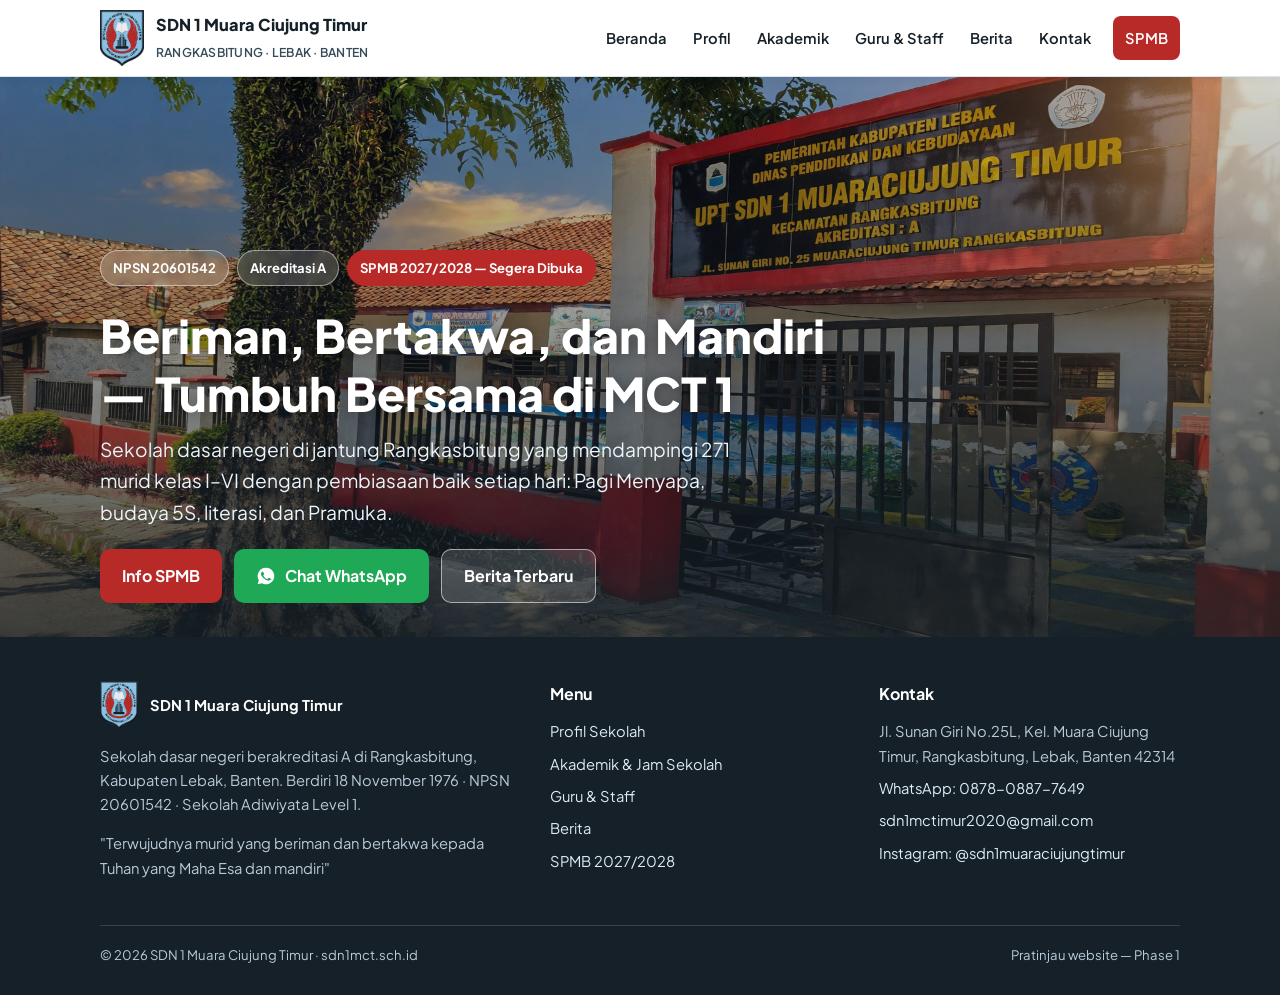
<file: index.html>
<!doctype html>
<html lang="id">
<head>
<meta charset="utf-8" />
<meta name="viewport" content="width=device-width, initial-scale=1, viewport-fit=cover" />
<meta name="color-scheme" content="light dark" />
<meta name="description" content="Website SDN 1 Muara Ciujung Timur, Rangkasbitung, Lebak — NPSN 20601542, Akreditasi A. Profil, akademik, berita, SPMB, dan kontak sekolah." />
<link rel="icon" href="data:," />
<title>SDN 1 Muara Ciujung Timur — Rangkasbitung, Lebak</title>
<link rel="preconnect" href="https://fonts.googleapis.com" />
<link rel="preconnect" href="https://fonts.gstatic.com" crossorigin />
<link href="https://fonts.googleapis.com/css2?family=Plus+Jakarta+Sans:wght@400;500;600;700;800&display=swap" rel="stylesheet" />
<link rel="stylesheet" href="assets/css/style.css" />
</head>
<body>
<header class="site">
  <div class="wrap nav">
    <a class="brand" href="index.html" aria-current="page">
      <img src="assets/img/logo-mct1.png" alt="Logo SDN 1 Muara Ciujung Timur" />
      <span>
        <span class="bname">SDN 1 Muara Ciujung Timur</span><br />
        <span class="bsub">RANGKASBITUNG · LEBAK · BANTEN</span>
      </span>
    </a>
    <button class="burger" id="burger" aria-label="Buka menu" aria-expanded="false">☰</button>
    <nav class="links" id="navlinks" aria-label="Menu utama">
      <a href="index.html" aria-current="page">Beranda</a>
      <a href="profil.html">Profil</a>
      <a href="akademik.html">Akademik</a>
      <a href="guru.html">Guru &amp; Staff</a>
      <a href="berita.html">Berita</a>
      <a href="kontak.html">Kontak</a>
      <a class="cta" href="spmb.html">SPMB</a>
    </nav>
  </div>
</header>
<main>
<section class="hero" id="beranda" style="padding:0">
  <img class="photo" src="assets/img/hero-locked.webp" alt="Gerbang dan pagar SDN 1 Muara Ciujung Timur di Jl. Sunan Giri, Rangkasbitung, pada pagi hari" />
  <div class="veil"></div>
  <div class="content">
    <div class="wrap inner">
      <div class="badges">
        <span class="badge">NPSN 20601542</span>
        <span class="badge">Akreditasi A</span>
        <span class="badge solid">SPMB 2027/2028 — Segera Dibuka</span>
      </div>
      <h1>Beriman, Bertakwa, dan Mandiri — Tumbuh Bersama di MCT 1</h1>
      <p class="lead">Sekolah dasar negeri di jantung Rangkasbitung yang mendampingi 271 murid kelas I–VI dengan pembiasaan baik setiap hari: Pagi Menyapa, budaya 5S, literasi, dan Pramuka.</p>
      <div class="actions">
        <a class="btn btn-red" href="spmb.html">Info SPMB</a>
        <a class="btn btn-wa" href="https://wa.me/6287808877649?text=Assalamu%27alaikum%2C%20saya%20ingin%20bertanya%20tentang%20SDN%201%20Muara%20Ciujung%20Timur." target="_blank" rel="noopener">
          <svg class="icn" viewBox="0 0 24 24" aria-hidden="true"><path d="M12 2a10 10 0 0 0-8.6 15.1L2 22l5-1.3A10 10 0 1 0 12 2zm5.2 14.2c-.2.6-1.3 1.2-1.8 1.2-.5.1-1 .2-3.4-.7-2.9-1.2-4.7-4.1-4.9-4.3-.1-.2-1.1-1.5-1.1-2.9s.7-2 1-2.3c.2-.3.5-.3.7-.3h.5c.2 0 .4 0 .6.5l.9 2.1c.1.2.1.4 0 .6l-.4.6-.4.5c-.1.1-.3.3-.1.6.2.3.8 1.4 1.8 2.2 1.2 1.1 2.3 1.5 2.6 1.6.3.1.5.1.7-.1l1-1.2c.2-.3.4-.2.7-.1l2.1 1c.3.2.5.3.6.4 0 .1 0 .7-.2 1.2z"/></svg>
          Chat WhatsApp
        </a>
        <a class="btn btn-ghost" href="berita.html">Berita Terbaru</a>
      </div>
    </div>
  </div>
</section>
</main>
<footer>
  <div class="wrap">
    <div class="cols">
      <div>
        <div class="brandline">
          <img src="assets/img/logo-mct1.png" alt="" />
          <strong style="color:#fff">SDN 1 Muara Ciujung Timur</strong>
        </div>
        <p>Sekolah dasar negeri berakreditasi A di Rangkasbitung, Kabupaten Lebak, Banten. Berdiri 18 November 1976 · NPSN 20601542 · Sekolah Adiwiyata Level 1.</p>
        <p>"Terwujudnya murid yang beriman dan bertakwa kepada Tuhan yang Maha Esa dan mandiri"</p>
      </div>
      <div>
        <h4>Menu</h4>
        <ul>
          <li><a href="profil.html">Profil Sekolah</a></li>
          <li><a href="akademik.html">Akademik &amp; Jam Sekolah</a></li>
          <li><a href="guru.html">Guru &amp; Staff</a></li>
          <li><a href="berita.html">Berita</a></li>
          <li><a href="spmb.html">SPMB 2027/2028</a></li>
        </ul>
      </div>
      <div>
        <h4>Kontak</h4>
        <ul>
          <li>Jl. Sunan Giri No.25L, Kel. Muara Ciujung Timur, Rangkasbitung, Lebak, Banten 42314</li>
          <li><a href="https://wa.me/6287808877649" target="_blank" rel="noopener">WhatsApp: 0878-0887-7649</a></li>
          <li><a href="mailto:sdn1mctimur2020@gmail.com">sdn1mctimur2020@gmail.com</a></li>
          <li><a href="https://www.instagram.com/sdn1muaraciujungtimur/" target="_blank" rel="noopener">Instagram: @sdn1muaraciujungtimur</a></li>
        </ul>
      </div>
    </div>
    <div class="bottom">
      <span>© 2026 SDN 1 Muara Ciujung Timur · sdn1mct.sch.id</span>
      <span>Pratinjau website — Phase 1</span>
    </div>
  </div>
</footer>
<script src="assets/js/main.js"></script>
</body>
</html>
</file>
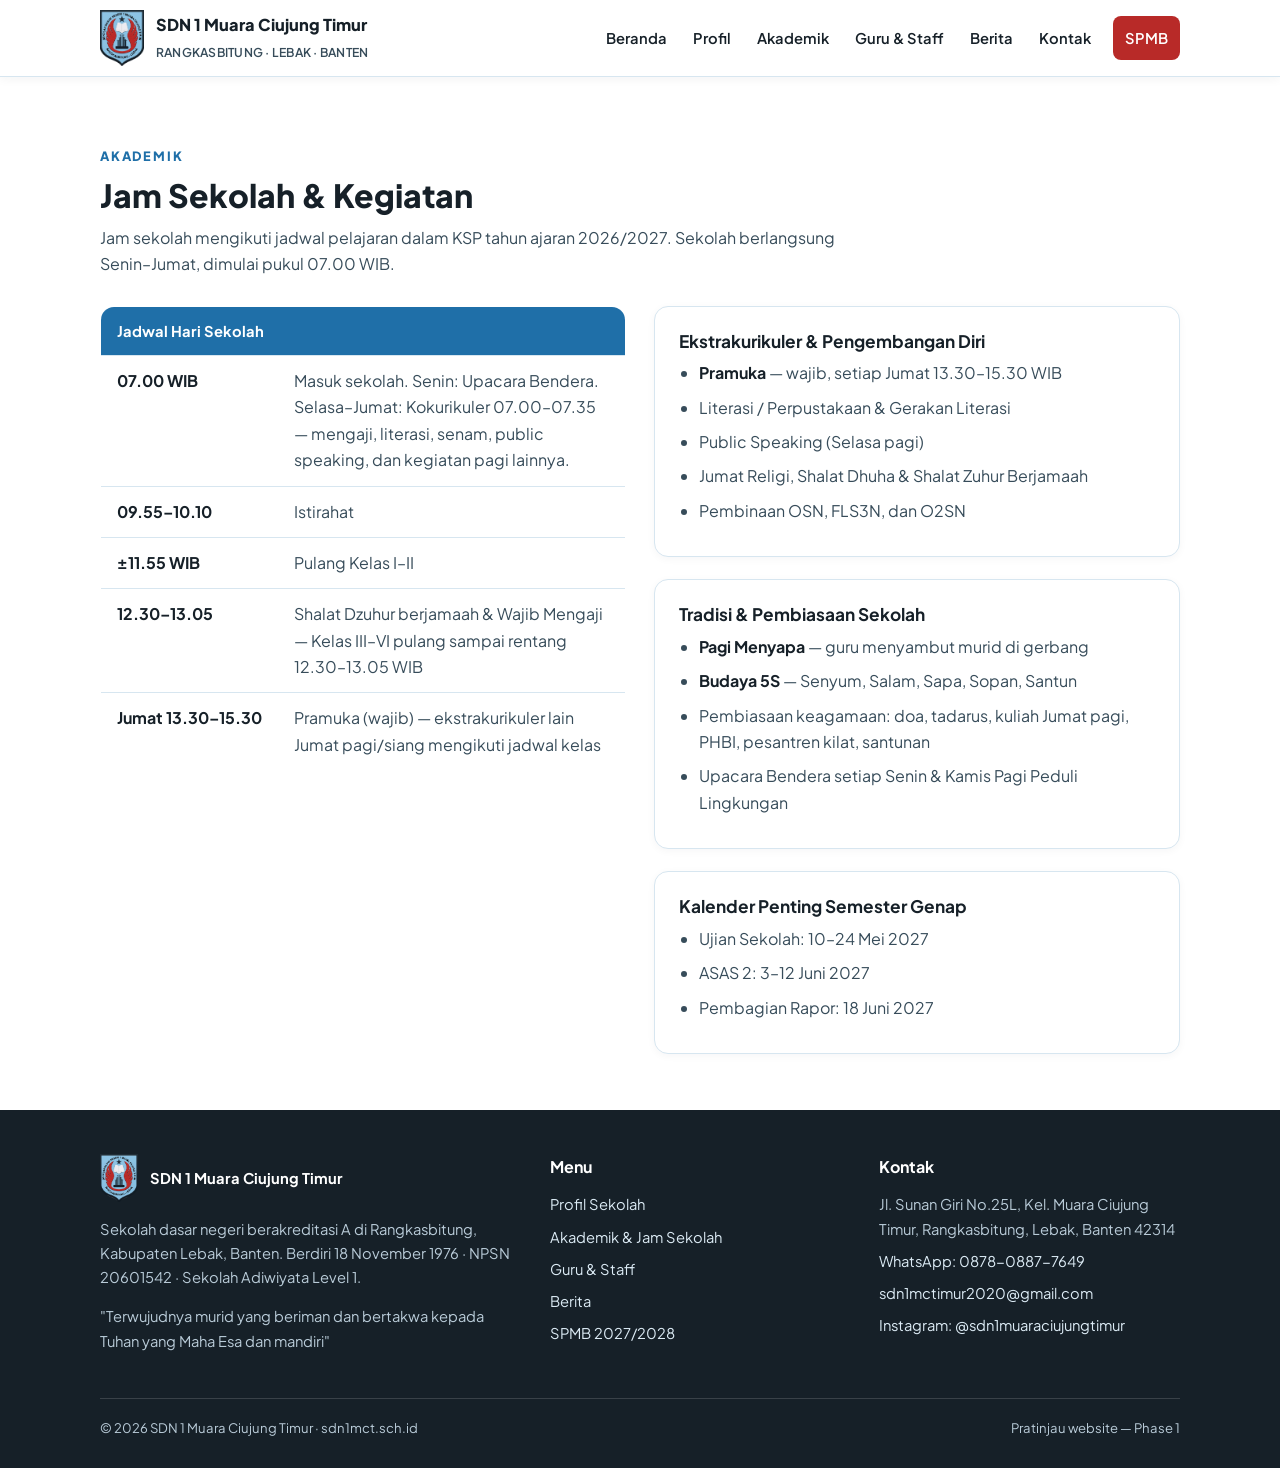
<file: akademik.html>
<!doctype html>
<html lang="id">
<head>
<meta charset="utf-8" />
<meta name="viewport" content="width=device-width, initial-scale=1, viewport-fit=cover" />
<meta name="color-scheme" content="light dark" />
<meta name="description" content="Website SDN 1 Muara Ciujung Timur, Rangkasbitung, Lebak — NPSN 20601542, Akreditasi A. Profil, akademik, berita, SPMB, dan kontak sekolah." />
<link rel="icon" href="data:," />
<title>Akademik — SDN 1 Muara Ciujung Timur</title>
<link rel="preconnect" href="https://fonts.googleapis.com" />
<link rel="preconnect" href="https://fonts.gstatic.com" crossorigin />
<link href="https://fonts.googleapis.com/css2?family=Plus+Jakarta+Sans:wght@400;500;600;700;800&display=swap" rel="stylesheet" />
<link rel="stylesheet" href="assets/css/style.css" />
</head>
<body>
<header class="site">
  <div class="wrap nav">
    <a class="brand" href="index.html">
      <img src="assets/img/logo-mct1.png" alt="Logo SDN 1 Muara Ciujung Timur" />
      <span>
        <span class="bname">SDN 1 Muara Ciujung Timur</span><br />
        <span class="bsub">RANGKASBITUNG · LEBAK · BANTEN</span>
      </span>
    </a>
    <button class="burger" id="burger" aria-label="Buka menu" aria-expanded="false">☰</button>
    <nav class="links" id="navlinks" aria-label="Menu utama">
      <a href="index.html">Beranda</a>
      <a href="profil.html">Profil</a>
      <a href="akademik.html" aria-current="page">Akademik</a>
      <a href="guru.html">Guru &amp; Staff</a>
      <a href="berita.html">Berita</a>
      <a href="kontak.html">Kontak</a>
      <a class="cta" href="spmb.html">SPMB</a>
    </nav>
  </div>
</header>
<main>
<section id="akademik">
  <div class="wrap">
    <p class="kicker">Akademik</p>
    <h2 class="title">Jam Sekolah &amp; Kegiatan</h2>
    <p class="sub">Jam sekolah mengikuti jadwal pelajaran dalam KSP tahun ajaran 2026/2027. Sekolah berlangsung Senin–Jumat, dimulai pukul 07.00 WIB.</p>
    <div class="grid2" style="align-items:start">
      <table class="jadwal" aria-label="Jam sekolah">
        <tr><th colspan="2">Jadwal Hari Sekolah</th></tr>
        <tr><td>07.00 WIB</td><td>Masuk sekolah. Senin: Upacara Bendera. Selasa–Jumat: Kokurikuler 07.00–07.35 — mengaji, literasi, senam, public speaking, dan kegiatan pagi lainnya.</td></tr>
        <tr><td>09.55–10.10</td><td>Istirahat</td></tr>
        <tr><td>±11.55 WIB</td><td>Pulang Kelas I–II</td></tr>
        <tr><td>12.30–13.05</td><td>Shalat Dzuhur berjamaah &amp; Wajib Mengaji — Kelas III–VI pulang sampai rentang 12.30–13.05 WIB</td></tr>
        <tr><td>Jumat 13.30–15.30</td><td>Pramuka (wajib) — ekstrakurikuler lain Jumat pagi/siang mengikuti jadwal kelas</td></tr>
      </table>
      <div style="display:grid;gap:22px">
        <div class="card">
          <h3>Ekstrakurikuler &amp; Pengembangan Diri</h3>
          <ul class="clean">
            <li><strong style="color:var(--ink)">Pramuka</strong> — wajib, setiap Jumat 13.30–15.30 WIB</li>
            <li>Literasi / Perpustakaan &amp; Gerakan Literasi</li>
            <li>Public Speaking (Selasa pagi)</li>
            <li>Jumat Religi, Shalat Dhuha &amp; Shalat Zuhur Berjamaah</li>
            <li>Pembinaan OSN, FLS3N, dan O2SN</li>
          </ul>
        </div>
        <div class="card">
          <h3>Tradisi &amp; Pembiasaan Sekolah</h3>
          <ul class="clean">
            <li><strong style="color:var(--ink)">Pagi Menyapa</strong> — guru menyambut murid di gerbang</li>
            <li><strong style="color:var(--ink)">Budaya 5S</strong> — Senyum, Salam, Sapa, Sopan, Santun</li>
            <li>Pembiasaan keagamaan: doa, tadarus, kuliah Jumat pagi, PHBI, pesantren kilat, santunan</li>
            <li>Upacara Bendera setiap Senin &amp; Kamis Pagi Peduli Lingkungan</li>
          </ul>
        </div>
        <div class="card">
          <h3>Kalender Penting Semester Genap</h3>
          <ul class="clean">
            <li>Ujian Sekolah: 10–24 Mei 2027</li>
            <li>ASAS 2: 3–12 Juni 2027</li>
            <li>Pembagian Rapor: 18 Juni 2027</li>
          </ul>
        </div>
      </div>
    </div>
  </div>
</section>
</main>
<footer>
  <div class="wrap">
    <div class="cols">
      <div>
        <div class="brandline">
          <img src="assets/img/logo-mct1.png" alt="" />
          <strong style="color:#fff">SDN 1 Muara Ciujung Timur</strong>
        </div>
        <p>Sekolah dasar negeri berakreditasi A di Rangkasbitung, Kabupaten Lebak, Banten. Berdiri 18 November 1976 · NPSN 20601542 · Sekolah Adiwiyata Level 1.</p>
        <p>"Terwujudnya murid yang beriman dan bertakwa kepada Tuhan yang Maha Esa dan mandiri"</p>
      </div>
      <div>
        <h4>Menu</h4>
        <ul>
          <li><a href="profil.html">Profil Sekolah</a></li>
          <li><a href="akademik.html">Akademik &amp; Jam Sekolah</a></li>
          <li><a href="guru.html">Guru &amp; Staff</a></li>
          <li><a href="berita.html">Berita</a></li>
          <li><a href="spmb.html">SPMB 2027/2028</a></li>
        </ul>
      </div>
      <div>
        <h4>Kontak</h4>
        <ul>
          <li>Jl. Sunan Giri No.25L, Kel. Muara Ciujung Timur, Rangkasbitung, Lebak, Banten 42314</li>
          <li><a href="https://wa.me/6287808877649" target="_blank" rel="noopener">WhatsApp: 0878-0887-7649</a></li>
          <li><a href="mailto:sdn1mctimur2020@gmail.com">sdn1mctimur2020@gmail.com</a></li>
          <li><a href="https://www.instagram.com/sdn1muaraciujungtimur/" target="_blank" rel="noopener">Instagram: @sdn1muaraciujungtimur</a></li>
        </ul>
      </div>
    </div>
    <div class="bottom">
      <span>© 2026 SDN 1 Muara Ciujung Timur · sdn1mct.sch.id</span>
      <span>Pratinjau website — Phase 1</span>
    </div>
  </div>
</footer>
<script src="assets/js/main.js"></script>
</body>
</html>
</file>
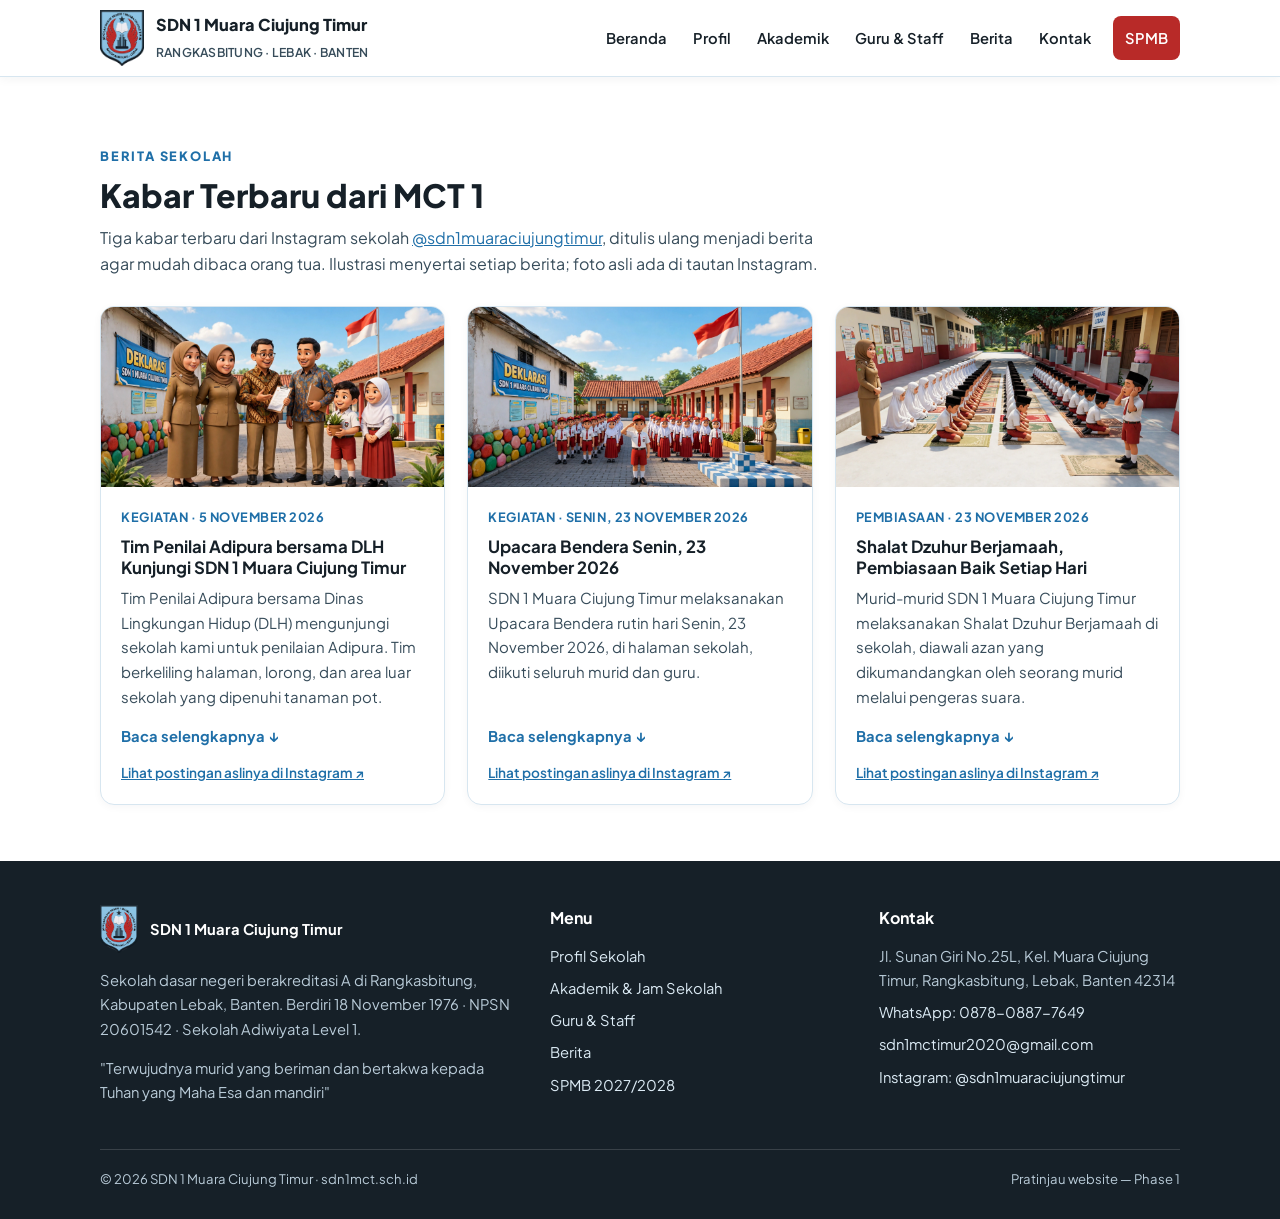
<file: berita.html>
<!doctype html>
<html lang="id">
<head>
<meta charset="utf-8" />
<meta name="viewport" content="width=device-width, initial-scale=1, viewport-fit=cover" />
<meta name="color-scheme" content="light dark" />
<meta name="description" content="Website SDN 1 Muara Ciujung Timur, Rangkasbitung, Lebak — NPSN 20601542, Akreditasi A. Profil, akademik, berita, SPMB, dan kontak sekolah." />
<link rel="icon" href="data:," />
<title>Berita — SDN 1 Muara Ciujung Timur</title>
<link rel="preconnect" href="https://fonts.googleapis.com" />
<link rel="preconnect" href="https://fonts.gstatic.com" crossorigin />
<link href="https://fonts.googleapis.com/css2?family=Plus+Jakarta+Sans:wght@400;500;600;700;800&display=swap" rel="stylesheet" />
<link rel="stylesheet" href="assets/css/style.css" />
</head>
<body>
<header class="site">
  <div class="wrap nav">
    <a class="brand" href="index.html">
      <img src="assets/img/logo-mct1.png" alt="Logo SDN 1 Muara Ciujung Timur" />
      <span>
        <span class="bname">SDN 1 Muara Ciujung Timur</span><br />
        <span class="bsub">RANGKASBITUNG · LEBAK · BANTEN</span>
      </span>
    </a>
    <button class="burger" id="burger" aria-label="Buka menu" aria-expanded="false">☰</button>
    <nav class="links" id="navlinks" aria-label="Menu utama">
      <a href="index.html">Beranda</a>
      <a href="profil.html">Profil</a>
      <a href="akademik.html">Akademik</a>
      <a href="guru.html">Guru &amp; Staff</a>
      <a href="berita.html" aria-current="page">Berita</a>
      <a href="kontak.html">Kontak</a>
      <a class="cta" href="spmb.html">SPMB</a>
    </nav>
  </div>
</header>
<main>
<section id="berita">
  <div class="wrap">
    <p class="kicker">Berita Sekolah</p>
    <h2 class="title">Kabar Terbaru dari MCT 1</h2>
    <p class="sub">Tiga kabar terbaru dari Instagram sekolah <a href="https://www.instagram.com/sdn1muaraciujungtimur/" target="_blank" rel="noopener">@sdn1muaraciujungtimur</a>, ditulis ulang menjadi berita agar mudah dibaca orang tua. Ilustrasi menyertai setiap berita; foto asli ada di tautan Instagram.</p>
    <div class="grid3">

      <article class="news-card" id="news1">
        <img src="assets/img/berita-adipura.webp" alt="Ilustrasi kunjungan tim penilai lingkungan ke halaman sekolah yang hijau dengan tanaman pot dan mural" />
        <div class="nc-body">
          <span class="date">Kegiatan · 5 November 2026</span>
          <h3>Tim Penilai Adipura bersama DLH Kunjungi SDN 1 Muara Ciujung Timur</h3>
          <p>Tim Penilai Adipura bersama Dinas Lingkungan Hidup (DLH) mengunjungi sekolah kami untuk penilaian Adipura. Tim berkeliling halaman, lorong, dan area luar sekolah yang dipenuhi tanaman pot.</p>
          <p class="more">Selama kunjungan, tim berbincang dengan warga sekolah, menandatangani serta menstempel dokumen di meja piket, dan menutup kegiatan dengan foto bersama di depan dinding mural sekolah.</p>
          <p class="more">Kunjungan ini sejalan dengan budaya peduli lingkungan di sekolah — SDN 1 Muara Ciujung Timur memegang penghargaan Sekolah Adiwiyata Level 1 (30 September 2026 – 30 September 2030), dengan program kebersihan, pengelolaan sampah, dan penghijauan yang berjalan lewat Tim Adiwiyata dan kader lingkungan.</p>
          <button class="readmore" data-target="news1" aria-expanded="false">Baca selengkapnya ↓</button>
          <a class="ig-link" href="https://www.instagram.com/reel/DgFheRLyZfK/" target="_blank" rel="noopener">Lihat postingan aslinya di Instagram ↗</a>
        </div>
      </article>

      <article class="news-card" id="news2">
        <img src="assets/img/berita-upacara.webp" alt="Ilustrasi upacara bendera Senin pagi dengan Bendera Merah Putih berkibar dan murid berbaris rapi" />
        <div class="nc-body">
          <span class="date">Kegiatan · Senin, 23 November 2026</span>
          <h3>Upacara Bendera Senin, 23 November 2026</h3>
          <p>SDN 1 Muara Ciujung Timur melaksanakan Upacara Bendera rutin hari Senin, 23 November 2026, di halaman sekolah, diikuti seluruh murid dan guru.</p>
          <p class="more">Murid-murid berseragam rapi berbaris bersama guru berseragam dinas. Petugas upacara yang memakai selempang "PEMIMPIN UPACARA" memimpin barisan, dan Bendera Merah Putih dikibarkan diiringi lagu kebangsaan.</p>
          <p class="more">Upacara Senin adalah tradisi sekolah untuk menanamkan disiplin, cinta tanah air, dan semangat kebangsaan, sesuai nilai-nilai Pancasila.</p>
          <button class="readmore" data-target="news2" aria-expanded="false">Baca selengkapnya ↓</button>
          <a class="ig-link" href="https://www.instagram.com/reel/DgFh7KLSzTJ/" target="_blank" rel="noopener">Lihat postingan aslinya di Instagram ↗</a>
        </div>
      </article>

      <article class="news-card" id="news3">
        <img src="assets/img/berita-dzuhur.webp" alt="Ilustrasi murid melaksanakan shalat berjamaah dalam saf yang tertib di lingkungan sekolah" />
        <div class="nc-body">
          <span class="date">Pembiasaan · 23 November 2026</span>
          <h3>Shalat Dzuhur Berjamaah, Pembiasaan Baik Setiap Hari</h3>
          <p>Murid-murid SDN 1 Muara Ciujung Timur melaksanakan Shalat Dzuhur Berjamaah di sekolah, diawali azan yang dikumandangkan oleh seorang murid melalui pengeras suara.</p>
          <p class="more">Murid putra dan putri salat dalam saf yang tertib dan terpisah — putra di halaman dengan pengawasan guru, putri di selasar tertutup.</p>
          <p class="more">Kegiatan ini adalah pembiasaan keagamaan rutin sekolah, bersama Shalat Dhuha, tadarus, dan kuliah keagamaan Jumat pagi — wujud visi sekolah: murid yang beriman dan bertakwa kepada Tuhan Yang Maha Esa dan mandiri.</p>
          <button class="readmore" data-target="news3" aria-expanded="false">Baca selengkapnya ↓</button>
          <a class="ig-link" href="https://www.instagram.com/reel/DgFiIOaS_wI/" target="_blank" rel="noopener">Lihat postingan aslinya di Instagram ↗</a>
        </div>
      </article>

    </div>
  </div>
</section>
</main>
<footer>
  <div class="wrap">
    <div class="cols">
      <div>
        <div class="brandline">
          <img src="assets/img/logo-mct1.png" alt="" />
          <strong style="color:#fff">SDN 1 Muara Ciujung Timur</strong>
        </div>
        <p>Sekolah dasar negeri berakreditasi A di Rangkasbitung, Kabupaten Lebak, Banten. Berdiri 18 November 1976 · NPSN 20601542 · Sekolah Adiwiyata Level 1.</p>
        <p>"Terwujudnya murid yang beriman dan bertakwa kepada Tuhan yang Maha Esa dan mandiri"</p>
      </div>
      <div>
        <h4>Menu</h4>
        <ul>
          <li><a href="profil.html">Profil Sekolah</a></li>
          <li><a href="akademik.html">Akademik &amp; Jam Sekolah</a></li>
          <li><a href="guru.html">Guru &amp; Staff</a></li>
          <li><a href="berita.html">Berita</a></li>
          <li><a href="spmb.html">SPMB 2027/2028</a></li>
        </ul>
      </div>
      <div>
        <h4>Kontak</h4>
        <ul>
          <li>Jl. Sunan Giri No.25L, Kel. Muara Ciujung Timur, Rangkasbitung, Lebak, Banten 42314</li>
          <li><a href="https://wa.me/6287808877649" target="_blank" rel="noopener">WhatsApp: 0878-0887-7649</a></li>
          <li><a href="mailto:sdn1mctimur2020@gmail.com">sdn1mctimur2020@gmail.com</a></li>
          <li><a href="https://www.instagram.com/sdn1muaraciujungtimur/" target="_blank" rel="noopener">Instagram: @sdn1muaraciujungtimur</a></li>
        </ul>
      </div>
    </div>
    <div class="bottom">
      <span>© 2026 SDN 1 Muara Ciujung Timur · sdn1mct.sch.id</span>
      <span>Pratinjau website — Phase 1</span>
    </div>
  </div>
</footer>
<script src="assets/js/main.js"></script>
</body>
</html>
</file>
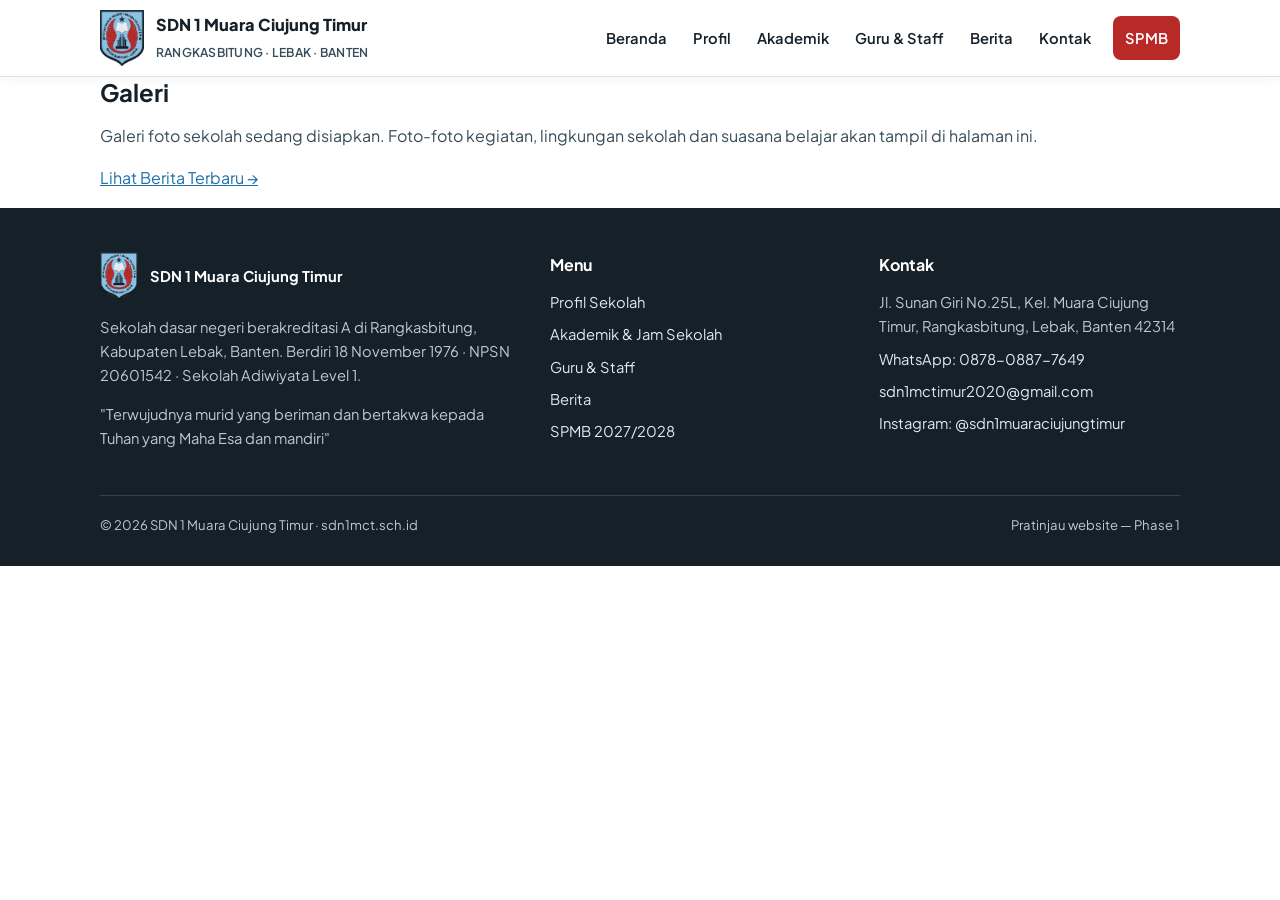
<file: galeri.html>
<!doctype html>
<html lang="id">
<head>
<meta charset="utf-8" />
<meta name="viewport" content="width=device-width, initial-scale=1, viewport-fit=cover" />
<meta name="color-scheme" content="light dark" />
<meta name="description" content="Website SDN 1 Muara Ciujung Timur, Rangkasbitung, Lebak — NPSN 20601542, Akreditasi A. Profil, akademik, berita, SPMB, dan kontak sekolah." />
<link rel="icon" href="data:," />
<title>Galeri — SDN 1 Muara Ciujung Timur</title>
<link rel="preconnect" href="https://fonts.googleapis.com" />
<link rel="preconnect" href="https://fonts.gstatic.com" crossorigin />
<link href="https://fonts.googleapis.com/css2?family=Plus+Jakarta+Sans:wght@400;500;600;700;800&display=swap" rel="stylesheet" />
<link rel="stylesheet" href="assets/css/style.css" />
</head>
<body>
<header class="site">
  <div class="wrap nav">
    <a class="brand" href="index.html">
      <img src="assets/img/logo-mct1.png" alt="Logo SDN 1 Muara Ciujung Timur" />
      <span>
        <span class="bname">SDN 1 Muara Ciujung Timur</span><br />
        <span class="bsub">RANGKASBITUNG · LEBAK · BANTEN</span>
      </span>
    </a>
    <button class="burger" id="burger" aria-label="Buka menu" aria-expanded="false">☰</button>
    <nav class="links" id="navlinks" aria-label="Menu utama">
      <a href="index.html">Beranda</a>
      <a href="profil.html">Profil</a>
      <a href="akademik.html">Akademik</a>
      <a href="guru.html">Guru &amp; Staff</a>
      <a href="berita.html">Berita</a>
      <a href="kontak.html">Kontak</a>
      <a class="cta" href="spmb.html">SPMB</a>
    </nav>
  </div>
</header>
<main>
<section class="wrap" id="galeri"><h2>Galeri</h2><p>Galeri foto sekolah sedang disiapkan. Foto-foto kegiatan, lingkungan sekolah dan suasana belajar akan tampil di halaman ini.</p><p><a href="berita.html">Lihat Berita Terbaru &rarr;</a></p></section>
</main>
<footer>
  <div class="wrap">
    <div class="cols">
      <div>
        <div class="brandline">
          <img src="assets/img/logo-mct1.png" alt="" />
          <strong style="color:#fff">SDN 1 Muara Ciujung Timur</strong>
        </div>
        <p>Sekolah dasar negeri berakreditasi A di Rangkasbitung, Kabupaten Lebak, Banten. Berdiri 18 November 1976 · NPSN 20601542 · Sekolah Adiwiyata Level 1.</p>
        <p>"Terwujudnya murid yang beriman dan bertakwa kepada Tuhan yang Maha Esa dan mandiri"</p>
      </div>
      <div>
        <h4>Menu</h4>
        <ul>
          <li><a href="profil.html">Profil Sekolah</a></li>
          <li><a href="akademik.html">Akademik &amp; Jam Sekolah</a></li>
          <li><a href="guru.html">Guru &amp; Staff</a></li>
          <li><a href="berita.html">Berita</a></li>
          <li><a href="spmb.html">SPMB 2027/2028</a></li>
        </ul>
      </div>
      <div>
        <h4>Kontak</h4>
        <ul>
          <li>Jl. Sunan Giri No.25L, Kel. Muara Ciujung Timur, Rangkasbitung, Lebak, Banten 42314</li>
          <li><a href="https://wa.me/6287808877649" target="_blank" rel="noopener">WhatsApp: 0878-0887-7649</a></li>
          <li><a href="mailto:sdn1mctimur2020@gmail.com">sdn1mctimur2020@gmail.com</a></li>
          <li><a href="https://www.instagram.com/sdn1muaraciujungtimur/" target="_blank" rel="noopener">Instagram: @sdn1muaraciujungtimur</a></li>
        </ul>
      </div>
    </div>
    <div class="bottom">
      <span>© 2026 SDN 1 Muara Ciujung Timur · sdn1mct.sch.id</span>
      <span>Pratinjau website — Phase 1</span>
    </div>
  </div>
</footer>
<script src="assets/js/main.js"></script>
</body>
</html>
</file>
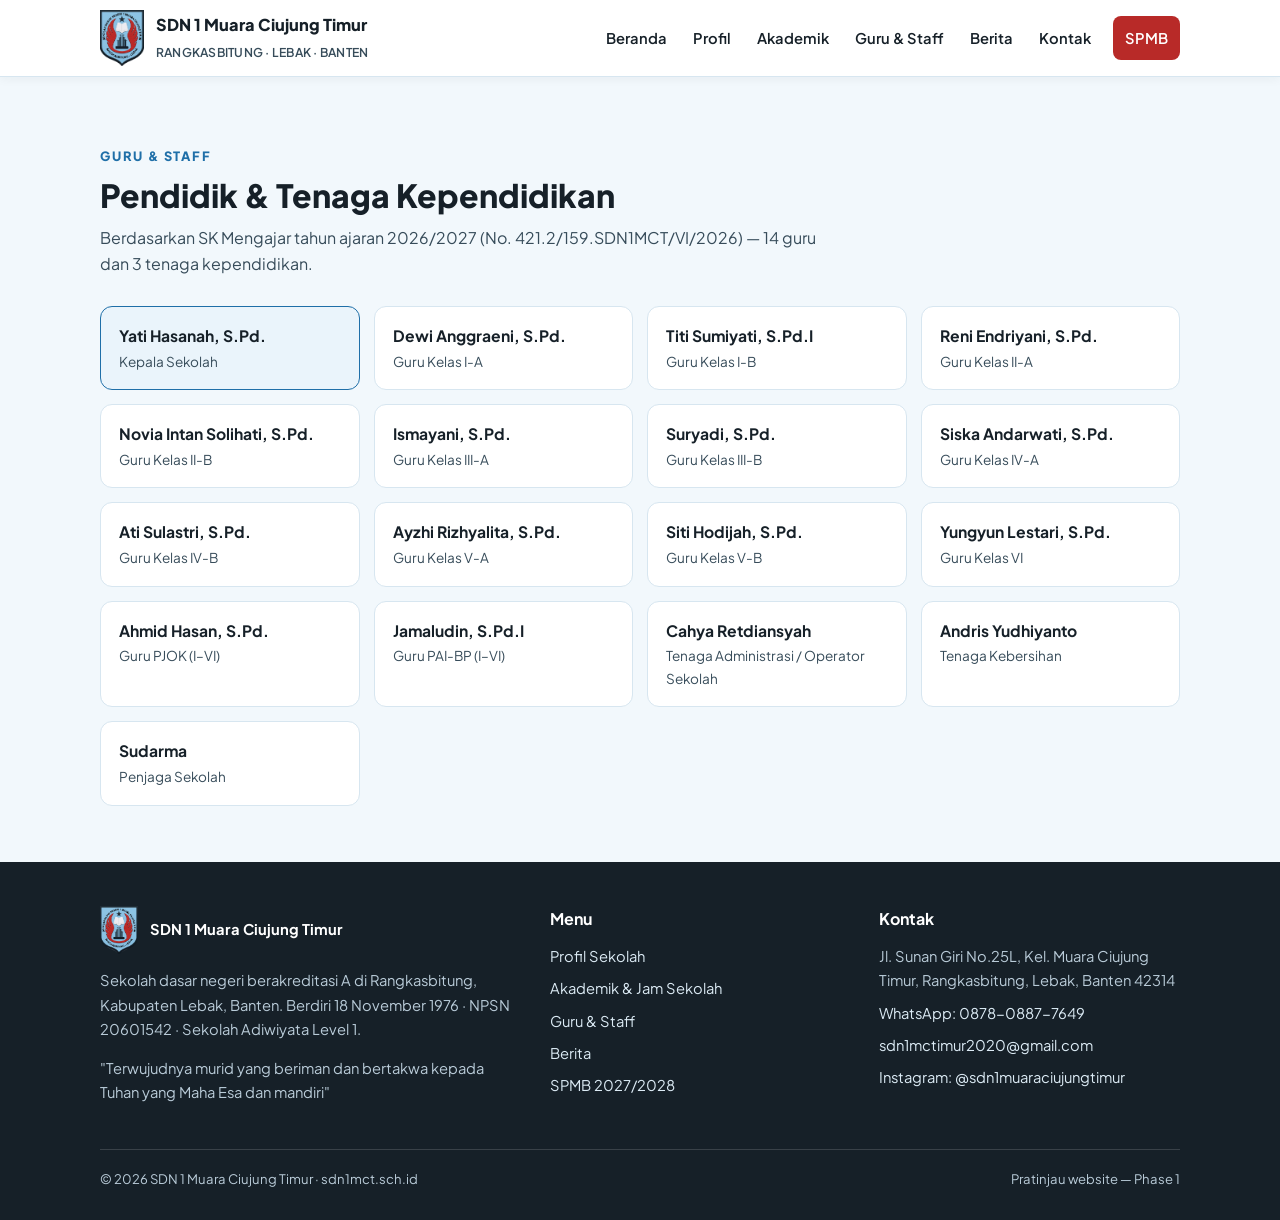
<file: guru.html>
<!doctype html>
<html lang="id">
<head>
<meta charset="utf-8" />
<meta name="viewport" content="width=device-width, initial-scale=1, viewport-fit=cover" />
<meta name="color-scheme" content="light dark" />
<meta name="description" content="Website SDN 1 Muara Ciujung Timur, Rangkasbitung, Lebak — NPSN 20601542, Akreditasi A. Profil, akademik, berita, SPMB, dan kontak sekolah." />
<link rel="icon" href="data:," />
<title>Guru & Staff — SDN 1 Muara Ciujung Timur</title>
<link rel="preconnect" href="https://fonts.googleapis.com" />
<link rel="preconnect" href="https://fonts.gstatic.com" crossorigin />
<link href="https://fonts.googleapis.com/css2?family=Plus+Jakarta+Sans:wght@400;500;600;700;800&display=swap" rel="stylesheet" />
<link rel="stylesheet" href="assets/css/style.css" />
</head>
<body>
<header class="site">
  <div class="wrap nav">
    <a class="brand" href="index.html">
      <img src="assets/img/logo-mct1.png" alt="Logo SDN 1 Muara Ciujung Timur" />
      <span>
        <span class="bname">SDN 1 Muara Ciujung Timur</span><br />
        <span class="bsub">RANGKASBITUNG · LEBAK · BANTEN</span>
      </span>
    </a>
    <button class="burger" id="burger" aria-label="Buka menu" aria-expanded="false">☰</button>
    <nav class="links" id="navlinks" aria-label="Menu utama">
      <a href="index.html">Beranda</a>
      <a href="profil.html">Profil</a>
      <a href="akademik.html">Akademik</a>
      <a href="guru.html" aria-current="page">Guru &amp; Staff</a>
      <a href="berita.html">Berita</a>
      <a href="kontak.html">Kontak</a>
      <a class="cta" href="spmb.html">SPMB</a>
    </nav>
  </div>
</header>
<main>
<section class="alt" id="guru">
  <div class="wrap">
    <p class="kicker">Guru &amp; Staff</p>
    <h2 class="title">Pendidik &amp; Tenaga Kependidikan</h2>
    <p class="sub">Berdasarkan SK Mengajar tahun ajaran 2026/2027 (No. 421.2/159.SDN1MCT/VI/2026) — 14 guru dan 3 tenaga kependidikan.</p>
    <div class="guru-grid" id="guruGrid"></div>
  </div>
</section>
</main>
<footer>
  <div class="wrap">
    <div class="cols">
      <div>
        <div class="brandline">
          <img src="assets/img/logo-mct1.png" alt="" />
          <strong style="color:#fff">SDN 1 Muara Ciujung Timur</strong>
        </div>
        <p>Sekolah dasar negeri berakreditasi A di Rangkasbitung, Kabupaten Lebak, Banten. Berdiri 18 November 1976 · NPSN 20601542 · Sekolah Adiwiyata Level 1.</p>
        <p>"Terwujudnya murid yang beriman dan bertakwa kepada Tuhan yang Maha Esa dan mandiri"</p>
      </div>
      <div>
        <h4>Menu</h4>
        <ul>
          <li><a href="profil.html">Profil Sekolah</a></li>
          <li><a href="akademik.html">Akademik &amp; Jam Sekolah</a></li>
          <li><a href="guru.html">Guru &amp; Staff</a></li>
          <li><a href="berita.html">Berita</a></li>
          <li><a href="spmb.html">SPMB 2027/2028</a></li>
        </ul>
      </div>
      <div>
        <h4>Kontak</h4>
        <ul>
          <li>Jl. Sunan Giri No.25L, Kel. Muara Ciujung Timur, Rangkasbitung, Lebak, Banten 42314</li>
          <li><a href="https://wa.me/6287808877649" target="_blank" rel="noopener">WhatsApp: 0878-0887-7649</a></li>
          <li><a href="mailto:sdn1mctimur2020@gmail.com">sdn1mctimur2020@gmail.com</a></li>
          <li><a href="https://www.instagram.com/sdn1muaraciujungtimur/" target="_blank" rel="noopener">Instagram: @sdn1muaraciujungtimur</a></li>
        </ul>
      </div>
    </div>
    <div class="bottom">
      <span>© 2026 SDN 1 Muara Ciujung Timur · sdn1mct.sch.id</span>
      <span>Pratinjau website — Phase 1</span>
    </div>
  </div>
</footer>
<script src="assets/js/main.js"></script>
</body>
</html>
</file>
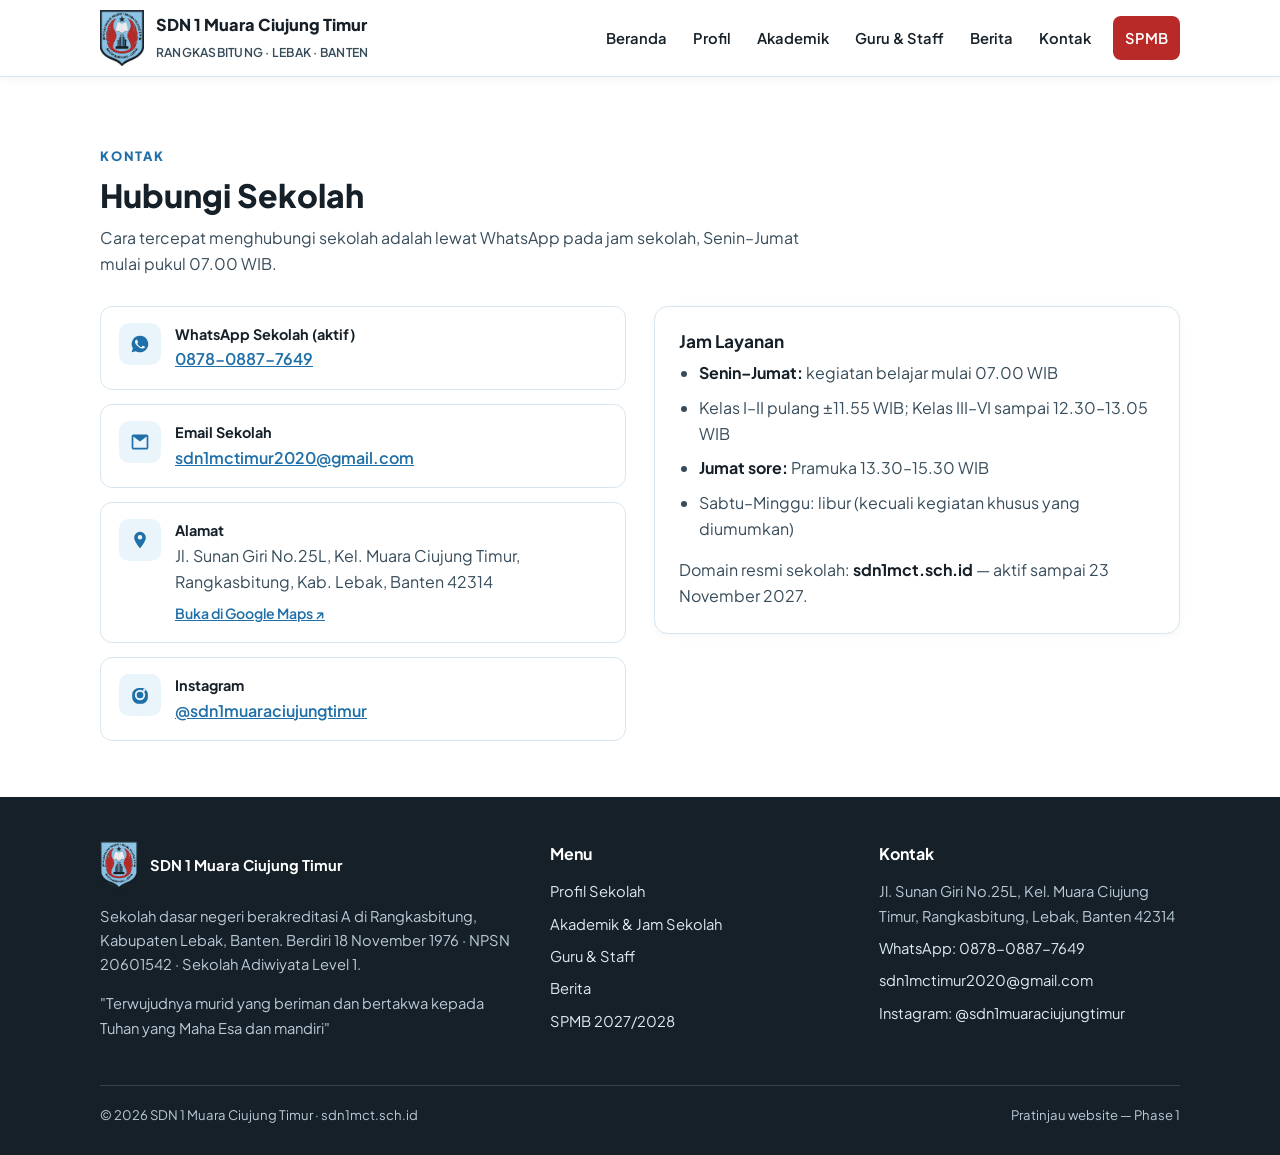
<file: kontak.html>
<!doctype html>
<html lang="id">
<head>
<meta charset="utf-8" />
<meta name="viewport" content="width=device-width, initial-scale=1, viewport-fit=cover" />
<meta name="color-scheme" content="light dark" />
<meta name="description" content="Website SDN 1 Muara Ciujung Timur, Rangkasbitung, Lebak — NPSN 20601542, Akreditasi A. Profil, akademik, berita, SPMB, dan kontak sekolah." />
<link rel="icon" href="data:," />
<title>Kontak — SDN 1 Muara Ciujung Timur</title>
<link rel="preconnect" href="https://fonts.googleapis.com" />
<link rel="preconnect" href="https://fonts.gstatic.com" crossorigin />
<link href="https://fonts.googleapis.com/css2?family=Plus+Jakarta+Sans:wght@400;500;600;700;800&display=swap" rel="stylesheet" />
<link rel="stylesheet" href="assets/css/style.css" />
</head>
<body>
<header class="site">
  <div class="wrap nav">
    <a class="brand" href="index.html">
      <img src="assets/img/logo-mct1.png" alt="Logo SDN 1 Muara Ciujung Timur" />
      <span>
        <span class="bname">SDN 1 Muara Ciujung Timur</span><br />
        <span class="bsub">RANGKASBITUNG · LEBAK · BANTEN</span>
      </span>
    </a>
    <button class="burger" id="burger" aria-label="Buka menu" aria-expanded="false">☰</button>
    <nav class="links" id="navlinks" aria-label="Menu utama">
      <a href="index.html">Beranda</a>
      <a href="profil.html">Profil</a>
      <a href="akademik.html">Akademik</a>
      <a href="guru.html">Guru &amp; Staff</a>
      <a href="berita.html">Berita</a>
      <a href="kontak.html" aria-current="page">Kontak</a>
      <a class="cta" href="spmb.html">SPMB</a>
    </nav>
  </div>
</header>
<main>
<section id="kontak">
  <div class="wrap">
    <p class="kicker">Kontak</p>
    <h2 class="title">Hubungi Sekolah</h2>
    <p class="sub">Cara tercepat menghubungi sekolah adalah lewat WhatsApp pada jam sekolah, Senin–Jumat mulai pukul 07.00 WIB.</p>
    <div class="grid2" style="align-items:start">
      <div class="contact-list">
        <div class="contact-item">
          <span class="ic"><svg class="icn" viewBox="0 0 24 24" aria-hidden="true"><path d="M12 2a10 10 0 0 0-8.6 15.1L2 22l5-1.3A10 10 0 1 0 12 2zm5.2 14.2c-.2.6-1.3 1.2-1.8 1.2-.5.1-1 .2-3.4-.7-2.9-1.2-4.7-4.1-4.9-4.3-.1-.2-1.1-1.5-1.1-2.9s.7-2 1-2.3c.2-.3.5-.3.7-.3h.5c.2 0 .4 0 .6.5l.9 2.1c.1.2.1.4 0 .6l-.4.6-.4.5c-.1.1-.3.3-.1.6.2.3.8 1.4 1.8 2.2 1.2 1.1 2.3 1.5 2.6 1.6.3.1.5.1.7-.1l1-1.2c.2-.3.4-.2.7-.1l2.1 1c.3.2.5.3.6.4 0 .1 0 .7-.2 1.2z"/></svg></span>
          <div><div class="t">WhatsApp Sekolah (aktif)</div><a href="https://wa.me/6287808877649" target="_blank" rel="noopener">0878-0887-7649</a></div>
        </div>
        <div class="contact-item">
          <span class="ic"><svg class="icn" viewBox="0 0 24 24" aria-hidden="true"><path d="M2 5a2 2 0 0 1 2-2h16a2 2 0 0 1 2 2v14a2 2 0 0 1-2 2H4a2 2 0 0 1-2-2V5zm2 .5V19h16V5.5l-8 6-8-6z"/></svg></span>
          <div><div class="t">Email Sekolah</div><a href="mailto:sdn1mctimur2020@gmail.com">sdn1mctimur2020@gmail.com</a></div>
        </div>
        <div class="contact-item">
          <span class="ic"><svg class="icn" viewBox="0 0 24 24" aria-hidden="true"><path d="M12 2a7 7 0 0 0-7 7c0 5.2 7 13 7 13s7-7.8 7-13a7 7 0 0 0-7-7zm0 9.5A2.5 2.5 0 1 1 12 6a2.5 2.5 0 0 1 0 5.5z"/></svg></span>
          <div><div class="t">Alamat</div><span>Jl. Sunan Giri No.25L, Kel. Muara Ciujung Timur, Rangkasbitung, Kab. Lebak, Banten 42314</span><br /><a class="maplink" href="https://www.google.com/maps/search/?api=1&amp;query=SDN+1+Muara+Ciujung+Timur+Rangkasbitung" target="_blank" rel="noopener">Buka di Google Maps ↗</a></div>
        </div>
        <div class="contact-item">
          <span class="ic"><svg class="icn" viewBox="0 0 24 24" aria-hidden="true"><path d="M12 8a4 4 0 1 0 0 8 4 4 0 0 0 0-8zm9.4 3.1a7.6 7.6 0 0 0-.5-2.7 7.9 7.9 0 0 0-4.5-4.4 7.6 7.6 0 0 0-2.7-.5C13.2 3.5 12.9 3.5 12 3.5s-1.2 0-1.7.1a7.6 7.6 0 0 0-2.7.5 7.9 7.9 0 0 0-4.4 4.4 7.6 7.6 0 0 0-.5 2.7c-.1.5-.1 1.2-.1 1.9s0 1.4.1 1.9c.1 1 .3 1.9.5 2.7a7.9 7.9 0 0 0 4.4 4.4c.8.3 1.7.5 2.7.5.5.1 1.2.1 1.7.1s1.2 0 1.7-.1a7.6 7.6 0 0 0 2.7-.5 7.9 7.9 0 0 0 4.5-4.4c.3-.8.5-1.7.5-2.7.1-.5.1-1.2.1-1.9s0-1.4-.1-1.9zM12 18.2A6.2 6.2 0 1 1 12 5.8a6.2 6.2 0 0 1 0 12.4zm6.5-11.9a1.4 1.4 0 1 1-2.9 0 1.4 1.4 0 0 1 2.9 0z"/></svg></span>
          <div><div class="t">Instagram</div><a href="https://www.instagram.com/sdn1muaraciujungtimur/" target="_blank" rel="noopener">@sdn1muaraciujungtimur</a></div>
        </div>
      </div>
      <div class="card">
        <h3>Jam Layanan</h3>
        <ul class="clean">
          <li><strong style="color:var(--ink)">Senin–Jumat:</strong> kegiatan belajar mulai 07.00 WIB</li>
          <li>Kelas I–II pulang ±11.55 WIB; Kelas III–VI sampai 12.30–13.05 WIB</li>
          <li><strong style="color:var(--ink)">Jumat sore:</strong> Pramuka 13.30–15.30 WIB</li>
          <li>Sabtu–Minggu: libur (kecuali kegiatan khusus yang diumumkan)</li>
        </ul>
        <p style="margin-top:14px">Domain resmi sekolah: <strong style="color:var(--ink)">sdn1mct.sch.id</strong> — aktif sampai 23 November 2027.</p>
      </div>
    </div>
  </div>
</section>
</main>
<footer>
  <div class="wrap">
    <div class="cols">
      <div>
        <div class="brandline">
          <img src="assets/img/logo-mct1.png" alt="" />
          <strong style="color:#fff">SDN 1 Muara Ciujung Timur</strong>
        </div>
        <p>Sekolah dasar negeri berakreditasi A di Rangkasbitung, Kabupaten Lebak, Banten. Berdiri 18 November 1976 · NPSN 20601542 · Sekolah Adiwiyata Level 1.</p>
        <p>"Terwujudnya murid yang beriman dan bertakwa kepada Tuhan yang Maha Esa dan mandiri"</p>
      </div>
      <div>
        <h4>Menu</h4>
        <ul>
          <li><a href="profil.html">Profil Sekolah</a></li>
          <li><a href="akademik.html">Akademik &amp; Jam Sekolah</a></li>
          <li><a href="guru.html">Guru &amp; Staff</a></li>
          <li><a href="berita.html">Berita</a></li>
          <li><a href="spmb.html">SPMB 2027/2028</a></li>
        </ul>
      </div>
      <div>
        <h4>Kontak</h4>
        <ul>
          <li>Jl. Sunan Giri No.25L, Kel. Muara Ciujung Timur, Rangkasbitung, Lebak, Banten 42314</li>
          <li><a href="https://wa.me/6287808877649" target="_blank" rel="noopener">WhatsApp: 0878-0887-7649</a></li>
          <li><a href="mailto:sdn1mctimur2020@gmail.com">sdn1mctimur2020@gmail.com</a></li>
          <li><a href="https://www.instagram.com/sdn1muaraciujungtimur/" target="_blank" rel="noopener">Instagram: @sdn1muaraciujungtimur</a></li>
        </ul>
      </div>
    </div>
    <div class="bottom">
      <span>© 2026 SDN 1 Muara Ciujung Timur · sdn1mct.sch.id</span>
      <span>Pratinjau website — Phase 1</span>
    </div>
  </div>
</footer>
<script src="assets/js/main.js"></script>
</body>
</html>
</file>
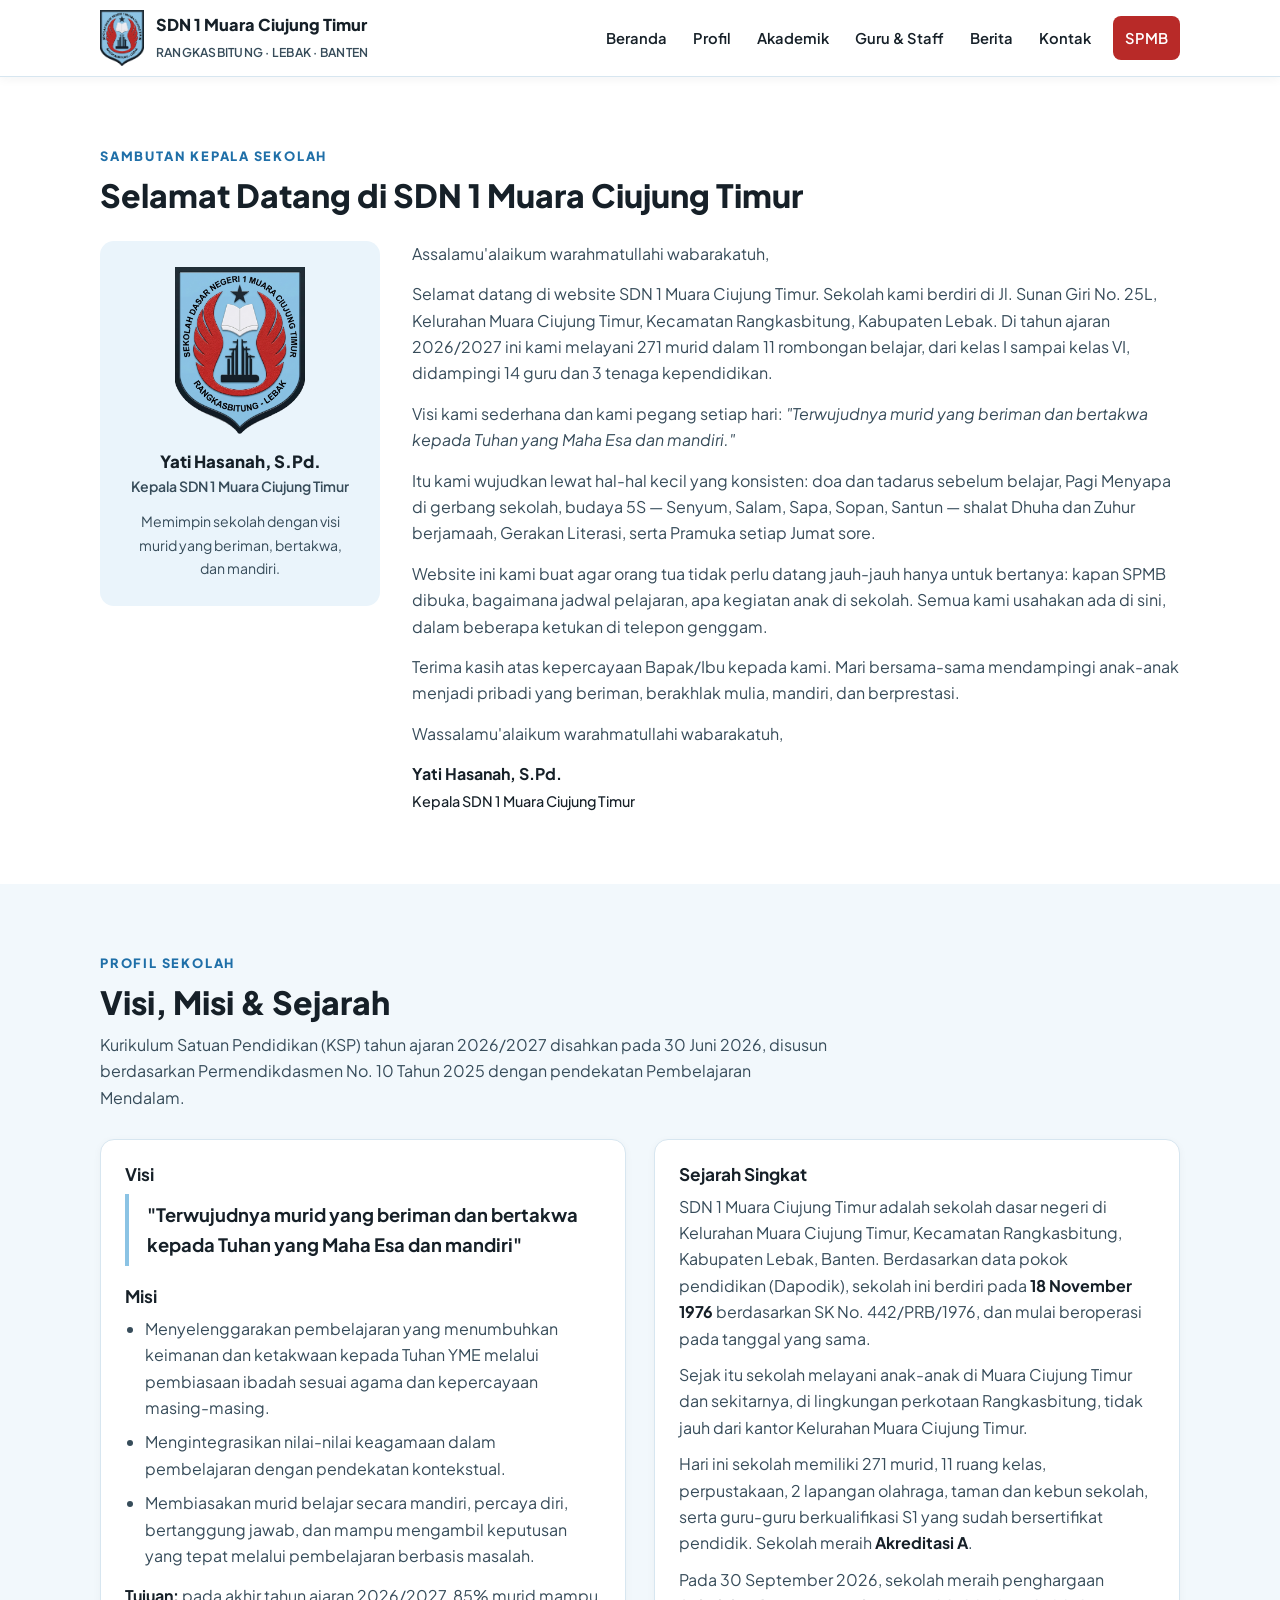
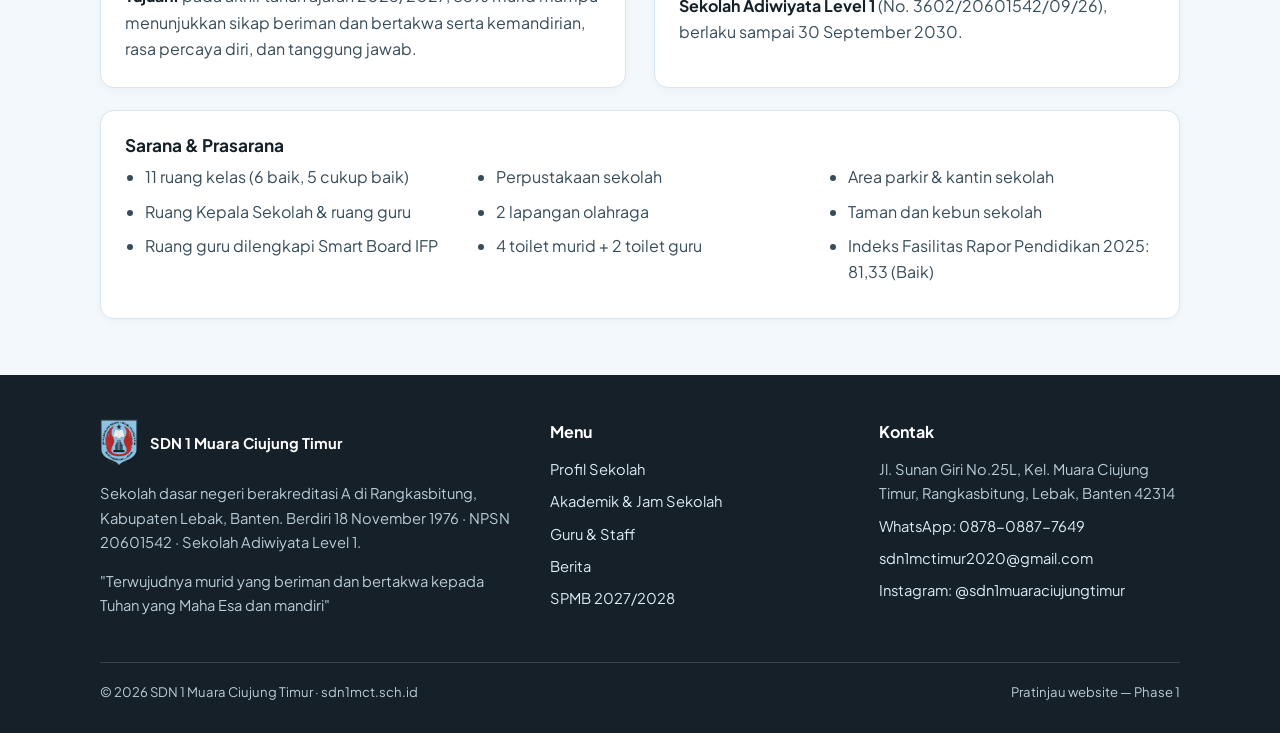
<file: profil.html>
<!doctype html>
<html lang="id">
<head>
<meta charset="utf-8" />
<meta name="viewport" content="width=device-width, initial-scale=1, viewport-fit=cover" />
<meta name="color-scheme" content="light dark" />
<meta name="description" content="Website SDN 1 Muara Ciujung Timur, Rangkasbitung, Lebak — NPSN 20601542, Akreditasi A. Profil, akademik, berita, SPMB, dan kontak sekolah." />
<link rel="icon" href="data:," />
<title>Profil — SDN 1 Muara Ciujung Timur</title>
<link rel="preconnect" href="https://fonts.googleapis.com" />
<link rel="preconnect" href="https://fonts.gstatic.com" crossorigin />
<link href="https://fonts.googleapis.com/css2?family=Plus+Jakarta+Sans:wght@400;500;600;700;800&display=swap" rel="stylesheet" />
<link rel="stylesheet" href="assets/css/style.css" />
</head>
<body>
<header class="site">
  <div class="wrap nav">
    <a class="brand" href="index.html">
      <img src="assets/img/logo-mct1.png" alt="Logo SDN 1 Muara Ciujung Timur" />
      <span>
        <span class="bname">SDN 1 Muara Ciujung Timur</span><br />
        <span class="bsub">RANGKASBITUNG · LEBAK · BANTEN</span>
      </span>
    </a>
    <button class="burger" id="burger" aria-label="Buka menu" aria-expanded="false">☰</button>
    <nav class="links" id="navlinks" aria-label="Menu utama">
      <a href="index.html">Beranda</a>
      <a href="profil.html" aria-current="page">Profil</a>
      <a href="akademik.html">Akademik</a>
      <a href="guru.html">Guru &amp; Staff</a>
      <a href="berita.html">Berita</a>
      <a href="kontak.html">Kontak</a>
      <a class="cta" href="spmb.html">SPMB</a>
    </nav>
  </div>
</header>
<main>
<section id="sambutan">
  <div class="wrap">
    <p class="kicker">Sambutan Kepala Sekolah</p>
    <h2 class="title">Selamat Datang di SDN 1 Muara Ciujung Timur</h2>
    <div class="sambutan" style="margin-top:26px">
      <div class="kepsek">
        <img src="assets/img/logo-mct1.png" alt="Logo sekolah" />
        <div class="nm">Yati Hasanah, S.Pd.</div>
        <div class="rl">Kepala SDN 1 Muara Ciujung Timur</div>
        <p style="font-size:.88rem;margin:12px 0 0">Memimpin sekolah dengan visi murid yang beriman, bertakwa, dan mandiri.</p>
      </div>
      <div class="text">
        <p>Assalamu'alaikum warahmatullahi wabarakatuh,</p>
        <p>Selamat datang di website SDN 1 Muara Ciujung Timur. Sekolah kami berdiri di Jl. Sunan Giri No. 25L, Kelurahan Muara Ciujung Timur, Kecamatan Rangkasbitung, Kabupaten Lebak. Di tahun ajaran 2026/2027 ini kami melayani 271 murid dalam 11 rombongan belajar, dari kelas I sampai kelas VI, didampingi 14 guru dan 3 tenaga kependidikan.</p>
        <p>Visi kami sederhana dan kami pegang setiap hari: <em>"Terwujudnya murid yang beriman dan bertakwa kepada Tuhan yang Maha Esa dan mandiri."</em></p>
        <p>Itu kami wujudkan lewat hal-hal kecil yang konsisten: doa dan tadarus sebelum belajar, Pagi Menyapa di gerbang sekolah, budaya 5S — Senyum, Salam, Sapa, Sopan, Santun — shalat Dhuha dan Zuhur berjamaah, Gerakan Literasi, serta Pramuka setiap Jumat sore.</p>
        <p>Website ini kami buat agar orang tua tidak perlu datang jauh-jauh hanya untuk bertanya: kapan SPMB dibuka, bagaimana jadwal pelajaran, apa kegiatan anak di sekolah. Semua kami usahakan ada di sini, dalam beberapa ketukan di telepon genggam.</p>
        <p>Terima kasih atas kepercayaan Bapak/Ibu kepada kami. Mari bersama-sama mendampingi anak-anak menjadi pribadi yang beriman, berakhlak mulia, mandiri, dan berprestasi.</p>
        <p>Wassalamu'alaikum warahmatullahi wabarakatuh,</p>
        <p class="sign">Yati Hasanah, S.Pd.<br /><span style="font-weight:500;font-size:.9rem">Kepala SDN 1 Muara Ciujung Timur</span></p>
      </div>
    </div>
  </div>
</section>
<section class="alt" id="profil">
  <div class="wrap">
    <p class="kicker">Profil Sekolah</p>
    <h2 class="title">Visi, Misi &amp; Sejarah</h2>
    <p class="sub">Kurikulum Satuan Pendidikan (KSP) tahun ajaran 2026/2027 disahkan pada 30 Juni 2026, disusun berdasarkan Permendikdasmen No. 10 Tahun 2025 dengan pendekatan Pembelajaran Mendalam.</p>
    <div class="grid2">
      <div class="card">
        <h3>Visi</h3>
        <p class="visi">"Terwujudnya murid yang beriman dan bertakwa kepada Tuhan yang Maha Esa dan mandiri"</p>
        <h3 style="margin-top:20px">Misi</h3>
        <ul class="clean">
          <li>Menyelenggarakan pembelajaran yang menumbuhkan keimanan dan ketakwaan kepada Tuhan YME melalui pembiasaan ibadah sesuai agama dan kepercayaan masing-masing.</li>
          <li>Mengintegrasikan nilai-nilai keagamaan dalam pembelajaran dengan pendekatan kontekstual.</li>
          <li>Membiasakan murid belajar secara mandiri, percaya diri, bertanggung jawab, dan mampu mengambil keputusan yang tepat melalui pembelajaran berbasis masalah.</li>
        </ul>
        <p style="margin-top:14px"><strong style="color:var(--ink)">Tujuan:</strong> pada akhir tahun ajaran 2026/2027, 85% murid mampu menunjukkan sikap beriman dan bertakwa serta kemandirian, rasa percaya diri, dan tanggung jawab.</p>
      </div>
      <div class="card">
        <h3>Sejarah Singkat</h3>
        <p>SDN 1 Muara Ciujung Timur adalah sekolah dasar negeri di Kelurahan Muara Ciujung Timur, Kecamatan Rangkasbitung, Kabupaten Lebak, Banten. Berdasarkan data pokok pendidikan (Dapodik), sekolah ini berdiri pada <strong style="color:var(--ink)">18 November 1976</strong> berdasarkan SK No. 442/PRB/1976, dan mulai beroperasi pada tanggal yang sama.</p>
        <p>Sejak itu sekolah melayani anak-anak di Muara Ciujung Timur dan sekitarnya, di lingkungan perkotaan Rangkasbitung, tidak jauh dari kantor Kelurahan Muara Ciujung Timur.</p>
        <p>Hari ini sekolah memiliki 271 murid, 11 ruang kelas, perpustakaan, 2 lapangan olahraga, taman dan kebun sekolah, serta guru-guru berkualifikasi S1 yang sudah bersertifikat pendidik. Sekolah meraih <strong style="color:var(--ink)">Akreditasi A</strong>.</p>
        <p>Pada 30 September 2026, sekolah meraih penghargaan <strong style="color:var(--ink)">Sekolah Adiwiyata Level 1</strong> (No. 3602/20601542/09/26), berlaku sampai 30 September 2030.</p>
      </div>
    </div>

    <div class="card" style="margin-top:22px">
      <h3>Sarana &amp; Prasarana</h3>
      <div class="grid3" style="gap:8px 24px;margin-top:6px">
        <ul class="clean">
          <li>11 ruang kelas (6 baik, 5 cukup baik)</li>
          <li>Ruang Kepala Sekolah &amp; ruang guru</li>
          <li>Ruang guru dilengkapi Smart Board IFP</li>
        </ul>
        <ul class="clean">
          <li>Perpustakaan sekolah</li>
          <li>2 lapangan olahraga</li>
          <li>4 toilet murid + 2 toilet guru</li>
        </ul>
        <ul class="clean">
          <li>Area parkir &amp; kantin sekolah</li>
          <li>Taman dan kebun sekolah</li>
          <li>Indeks Fasilitas Rapor Pendidikan 2025: 81,33 (Baik)</li>
        </ul>
      </div>
    </div>
  </div>
</section>
</main>
<footer>
  <div class="wrap">
    <div class="cols">
      <div>
        <div class="brandline">
          <img src="assets/img/logo-mct1.png" alt="" />
          <strong style="color:#fff">SDN 1 Muara Ciujung Timur</strong>
        </div>
        <p>Sekolah dasar negeri berakreditasi A di Rangkasbitung, Kabupaten Lebak, Banten. Berdiri 18 November 1976 · NPSN 20601542 · Sekolah Adiwiyata Level 1.</p>
        <p>"Terwujudnya murid yang beriman dan bertakwa kepada Tuhan yang Maha Esa dan mandiri"</p>
      </div>
      <div>
        <h4>Menu</h4>
        <ul>
          <li><a href="profil.html">Profil Sekolah</a></li>
          <li><a href="akademik.html">Akademik &amp; Jam Sekolah</a></li>
          <li><a href="guru.html">Guru &amp; Staff</a></li>
          <li><a href="berita.html">Berita</a></li>
          <li><a href="spmb.html">SPMB 2027/2028</a></li>
        </ul>
      </div>
      <div>
        <h4>Kontak</h4>
        <ul>
          <li>Jl. Sunan Giri No.25L, Kel. Muara Ciujung Timur, Rangkasbitung, Lebak, Banten 42314</li>
          <li><a href="https://wa.me/6287808877649" target="_blank" rel="noopener">WhatsApp: 0878-0887-7649</a></li>
          <li><a href="mailto:sdn1mctimur2020@gmail.com">sdn1mctimur2020@gmail.com</a></li>
          <li><a href="https://www.instagram.com/sdn1muaraciujungtimur/" target="_blank" rel="noopener">Instagram: @sdn1muaraciujungtimur</a></li>
        </ul>
      </div>
    </div>
    <div class="bottom">
      <span>© 2026 SDN 1 Muara Ciujung Timur · sdn1mct.sch.id</span>
      <span>Pratinjau website — Phase 1</span>
    </div>
  </div>
</footer>
<script src="assets/js/main.js"></script>
</body>
</html>
</file>
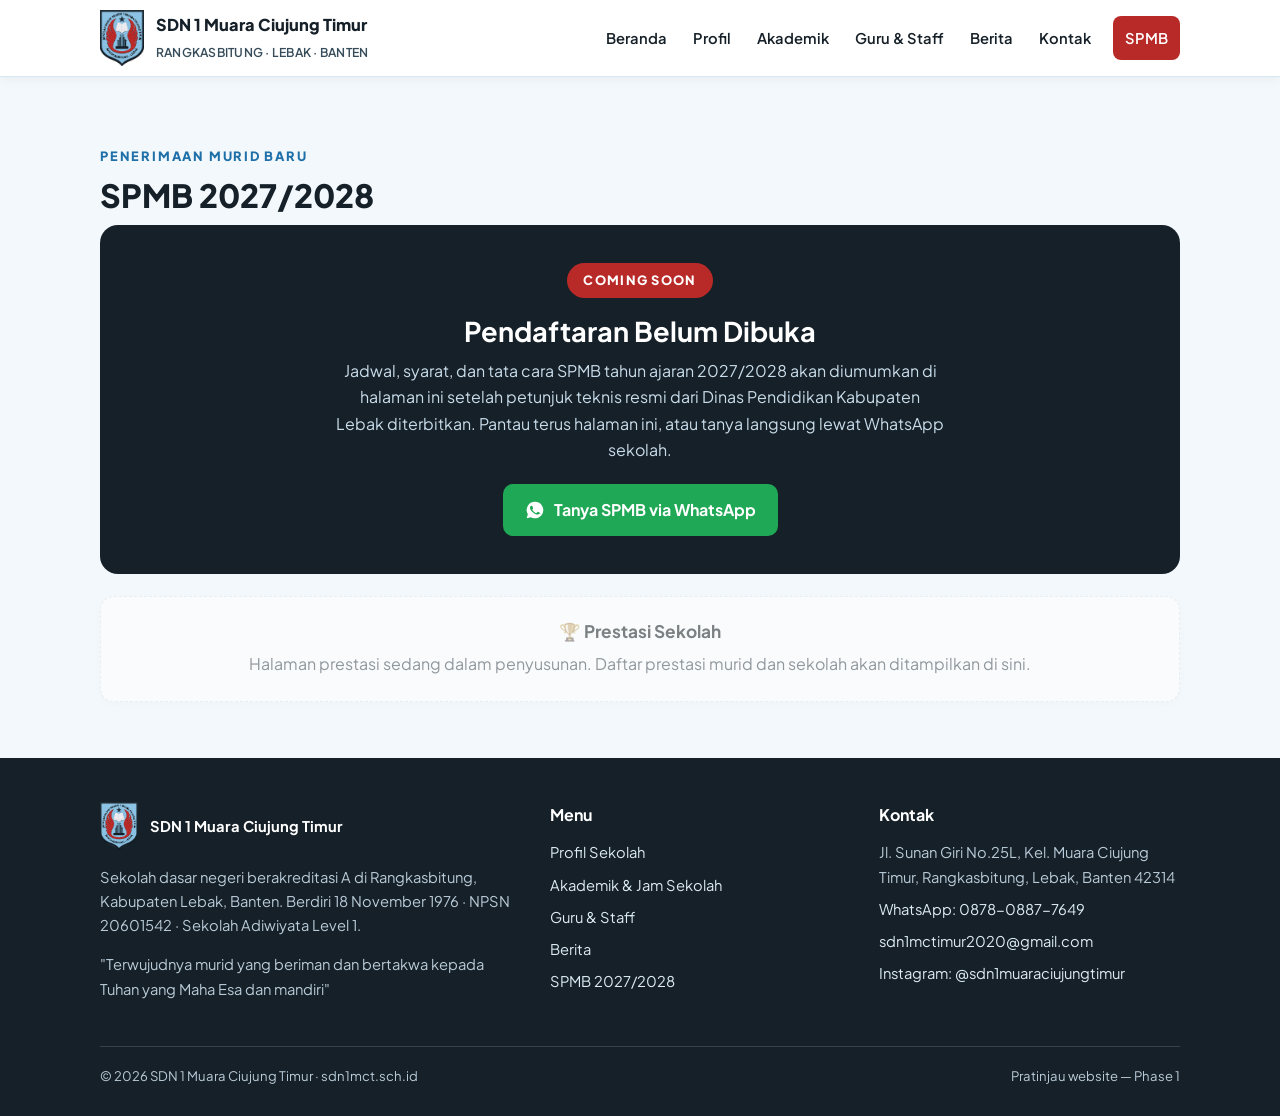
<file: spmb.html>
<!doctype html>
<html lang="id">
<head>
<meta charset="utf-8" />
<meta name="viewport" content="width=device-width, initial-scale=1, viewport-fit=cover" />
<meta name="color-scheme" content="light dark" />
<meta name="description" content="Website SDN 1 Muara Ciujung Timur, Rangkasbitung, Lebak — NPSN 20601542, Akreditasi A. Profil, akademik, berita, SPMB, dan kontak sekolah." />
<link rel="icon" href="data:," />
<title>SPMB 2027/2028 — SDN 1 Muara Ciujung Timur</title>
<link rel="preconnect" href="https://fonts.googleapis.com" />
<link rel="preconnect" href="https://fonts.gstatic.com" crossorigin />
<link href="https://fonts.googleapis.com/css2?family=Plus+Jakarta+Sans:wght@400;500;600;700;800&display=swap" rel="stylesheet" />
<link rel="stylesheet" href="assets/css/style.css" />
</head>
<body>
<header class="site">
  <div class="wrap nav">
    <a class="brand" href="index.html">
      <img src="assets/img/logo-mct1.png" alt="Logo SDN 1 Muara Ciujung Timur" />
      <span>
        <span class="bname">SDN 1 Muara Ciujung Timur</span><br />
        <span class="bsub">RANGKASBITUNG · LEBAK · BANTEN</span>
      </span>
    </a>
    <button class="burger" id="burger" aria-label="Buka menu" aria-expanded="false">☰</button>
    <nav class="links" id="navlinks" aria-label="Menu utama">
      <a href="index.html">Beranda</a>
      <a href="profil.html">Profil</a>
      <a href="akademik.html">Akademik</a>
      <a href="guru.html">Guru &amp; Staff</a>
      <a href="berita.html">Berita</a>
      <a href="kontak.html">Kontak</a>
      <a class="cta" href="spmb.html" aria-current="page">SPMB</a>
    </nav>
  </div>
</header>
<main>
<section class="alt" id="spmb">
  <div class="wrap">
    <p class="kicker">Penerimaan Murid Baru</p>
    <h2 class="title">SPMB 2027/2028</h2>
    <div class="spmb" style="margin-bottom:22px">
      <span class="soon">Coming Soon</span>
      <h3>Pendaftaran Belum Dibuka</h3>
      <p>Jadwal, syarat, dan tata cara SPMB tahun ajaran 2027/2028 akan diumumkan di halaman ini setelah petunjuk teknis resmi dari Dinas Pendidikan Kabupaten Lebak diterbitkan. Pantau terus halaman ini, atau tanya langsung lewat WhatsApp sekolah.</p>
      <a class="btn btn-wa" href="https://wa.me/6287808877649?text=Assalamu%27alaikum%2C%20saya%20ingin%20bertanya%20tentang%20SPMB%20SDN%201%20Muara%20Ciujung%20Timur." target="_blank" rel="noopener">
        <svg class="icn" viewBox="0 0 24 24" aria-hidden="true"><path d="M12 2a10 10 0 0 0-8.6 15.1L2 22l5-1.3A10 10 0 1 0 12 2zm5.2 14.2c-.2.6-1.3 1.2-1.8 1.2-.5.1-1 .2-3.4-.7-2.9-1.2-4.7-4.1-4.9-4.3-.1-.2-1.1-1.5-1.1-2.9s.7-2 1-2.3c.2-.3.5-.3.7-.3h.5c.2 0 .4 0 .6.5l.9 2.1c.1.2.1.4 0 .6l-.4.6-.4.5c-.1.1-.3.3-.1.6.2.3.8 1.4 1.8 2.2 1.2 1.1 2.3 1.5 2.6 1.6.3.1.5.1.7-.1l1-1.2c.2-.3.4-.2.7-.1l2.1 1c.3.2.5.3.6.4 0 .1 0 .7-.2 1.2z"/></svg>
        Tanya SPMB via WhatsApp
      </a>
    </div>
    <div class="greyed" aria-label="Prestasi — dalam penyusunan">
      <div class="card">
        <h3>🏆 Prestasi Sekolah</h3>
        <p>Halaman prestasi sedang dalam penyusunan. Daftar prestasi murid dan sekolah akan ditampilkan di sini.</p>
      </div>
    </div>
  </div>
</section>
</main>
<footer>
  <div class="wrap">
    <div class="cols">
      <div>
        <div class="brandline">
          <img src="assets/img/logo-mct1.png" alt="" />
          <strong style="color:#fff">SDN 1 Muara Ciujung Timur</strong>
        </div>
        <p>Sekolah dasar negeri berakreditasi A di Rangkasbitung, Kabupaten Lebak, Banten. Berdiri 18 November 1976 · NPSN 20601542 · Sekolah Adiwiyata Level 1.</p>
        <p>"Terwujudnya murid yang beriman dan bertakwa kepada Tuhan yang Maha Esa dan mandiri"</p>
      </div>
      <div>
        <h4>Menu</h4>
        <ul>
          <li><a href="profil.html">Profil Sekolah</a></li>
          <li><a href="akademik.html">Akademik &amp; Jam Sekolah</a></li>
          <li><a href="guru.html">Guru &amp; Staff</a></li>
          <li><a href="berita.html">Berita</a></li>
          <li><a href="spmb.html">SPMB 2027/2028</a></li>
        </ul>
      </div>
      <div>
        <h4>Kontak</h4>
        <ul>
          <li>Jl. Sunan Giri No.25L, Kel. Muara Ciujung Timur, Rangkasbitung, Lebak, Banten 42314</li>
          <li><a href="https://wa.me/6287808877649" target="_blank" rel="noopener">WhatsApp: 0878-0887-7649</a></li>
          <li><a href="mailto:sdn1mctimur2020@gmail.com">sdn1mctimur2020@gmail.com</a></li>
          <li><a href="https://www.instagram.com/sdn1muaraciujungtimur/" target="_blank" rel="noopener">Instagram: @sdn1muaraciujungtimur</a></li>
        </ul>
      </div>
    </div>
    <div class="bottom">
      <span>© 2026 SDN 1 Muara Ciujung Timur · sdn1mct.sch.id</span>
      <span>Pratinjau website — Phase 1</span>
    </div>
  </div>
</footer>
<script src="assets/js/main.js"></script>
</body>
</html>
</file>
<file: assets/css/style.css>
:root{
  --blue:#1F6FA8; --blue-dark:#185a8a; --sky:#8BC3E4; --pale:#EAF4FB;
  --navy:#162028; --red:#B82A28; --red-dark:#9c2321;
  --ink:#162028; --body:#374C5A; --bg:#FFFFFF; --surface:#FFFFFF;
  --line:#D7E6F0; --muted-bg:#F2F8FC;
  --wa:#1FA855;
  --shadow:0 6px 24px rgba(22,32,40,.10);
}
@media (prefers-color-scheme: dark){
  :root{
    --blue:#5FA8D8; --blue-dark:#8BC3E4; --pale:#16242E;
    --ink:#EDF4F9; --body:#B9CBD8; --bg:#0E171E; --surface:#16242E;
    --line:#2A3F4E; --muted-bg:#13202A;
    --shadow:0 6px 24px rgba(0,0,0,.4);
  }
}
*{box-sizing:border-box}
html{scroll-behavior:smooth}
body{margin:0;font-family:"Plus Jakarta Sans",system-ui,sans-serif;color:var(--body);background:var(--bg);line-height:1.65;font-size:16px}
img{max-width:100%;display:block}
a{color:var(--blue)}
h1,h2,h3{color:var(--ink);line-height:1.25;margin:0}
.wrap{max-width:1120px;margin:0 auto;padding:0 20px}
button,[role="button"],select,summary,input:not([type="checkbox"],[type="radio"]){min-height:2.25rem}

/* Header */
.topbar{background:var(--navy);color:#DCEBF5;font-size:.82rem}
.topbar .wrap{display:flex;flex-wrap:wrap;gap:6px 22px;padding-top:7px;padding-bottom:7px;align-items:center}
.topbar a{color:#fff;text-decoration:none;font-weight:600}
header.site{position:sticky;top:0;z-index:50;background:var(--surface);border-bottom:1px solid var(--line);box-shadow:0 2px 10px rgba(22,32,40,.05)}
.nav{display:flex;align-items:center;gap:14px;padding-top:10px;padding-bottom:10px}
.brand{display:flex;align-items:center;gap:12px;text-decoration:none;min-width:0}
.brand img{width:44px;height:56px;object-fit:contain}
.brand .bname{color:var(--ink);font-weight:800;font-size:1.02rem;line-height:1.2}
.brand .bsub{color:var(--body);font-size:.76rem;font-weight:600;letter-spacing:.02em}
nav.links{margin-left:auto;display:flex;gap:2px;align-items:center}
nav.links a{color:var(--ink);text-decoration:none;font-weight:600;font-size:.92rem;padding:10px 12px;border-radius:8px}
nav.links a:hover{background:var(--pale)}
nav.links a.cta{background:var(--red);color:#fff;margin-left:8px}
nav.links a.cta:hover{background:var(--red-dark)}
.burger{display:none;margin-left:auto;background:none;border:1px solid var(--line);border-radius:8px;width:44px;height:44px;cursor:pointer;color:var(--ink);font-size:1.25rem;line-height:1}
@media (max-width:860px){
  nav.links{display:none;position:absolute;top:100%;left:0;right:0;background:var(--surface);flex-direction:column;align-items:stretch;padding:10px 16px 16px;border-bottom:1px solid var(--line);box-shadow:var(--shadow)}
  nav.links.open{display:flex}
  nav.links a{padding:12px}
  nav.links a.cta{margin:8px 0 0;text-align:center}
  .burger{display:block}
}

/* Hero */
.hero{position:relative;color:#fff}
.hero .photo{width:100%;height:min(72vh,560px);object-fit:cover;object-position:center 40%}
.hero .veil{position:absolute;inset:0;background:linear-gradient(180deg,rgba(22,32,40,.18) 0%,rgba(22,32,40,.55) 62%,rgba(22,32,40,.82) 100%)}
.hero .content{position:absolute;inset:0;display:flex;align-items:flex-end}
.hero .inner{padding-bottom:34px;padding-top:60px;width:100%}
.hero h1{color:#fff;font-size:clamp(1.7rem,4.6vw,2.9rem);font-weight:800;max-width:16em;text-shadow:0 2px 14px rgba(0,0,0,.35)}
.hero p.lead{color:#EAF4FB;font-size:clamp(1rem,2.2vw,1.2rem);max-width:34em;margin:12px 0 20px}
.badges{display:flex;flex-wrap:wrap;gap:8px;margin-bottom:20px}
.badge{background:rgba(255,255,255,.16);border:1px solid rgba(255,255,255,.45);color:#fff;font-weight:700;font-size:.82rem;padding:6px 12px;border-radius:999px;backdrop-filter:blur(3px)}
.badge.solid{background:var(--red);border-color:var(--red)}
.hero .actions{display:flex;flex-wrap:wrap;gap:12px}
.btn{display:inline-flex;align-items:center;gap:9px;text-decoration:none;font-weight:700;padding:13px 22px;border-radius:10px;font-size:1rem;min-height:48px}
.btn-red{background:var(--red);color:#fff}
.btn-red:hover{background:var(--red-dark)}
.btn-wa{background:var(--wa);color:#fff}
.btn-wa:hover{background:#178a46}
.btn-ghost{background:rgba(255,255,255,.14);color:#fff;border:1px solid rgba(255,255,255,.55)}
.btn-ghost:hover{background:rgba(255,255,255,.24)}

/* Stats strip */
.stats{background:var(--blue);color:#fff}
.stats .wrap{display:grid;grid-template-columns:repeat(4,1fr);gap:10px;padding-top:22px;padding-bottom:22px;text-align:center}
.stats .num{font-size:clamp(1.5rem,3.4vw,2.1rem);font-weight:800;color:#fff;line-height:1.1}
.stats .lab{font-size:.85rem;color:#DCEBF5;font-weight:600}
@media (max-width:640px){.stats .wrap{grid-template-columns:repeat(2,1fr);gap:18px 10px}}

/* Sections */
section{padding:56px 0}
section.alt{background:var(--muted-bg)}
.kicker{color:var(--blue);font-weight:800;font-size:.8rem;letter-spacing:.14em;text-transform:uppercase;margin-bottom:8px}
h2.title{font-size:clamp(1.45rem,3.2vw,2rem);font-weight:800;margin-bottom:10px}
.sub{max-width:46em;margin:0 0 28px}
.grid2{display:grid;grid-template-columns:1fr 1fr;gap:28px}
.grid3{display:grid;grid-template-columns:repeat(3,1fr);gap:22px}
@media (max-width:860px){.grid2,.grid3{grid-template-columns:1fr}}
.card{background:var(--surface);border:1px solid var(--line);border-radius:14px;padding:24px;box-shadow:0 2px 8px rgba(22,32,40,.04)}
.card h3{font-size:1.08rem;margin-bottom:8px}
.card p{margin:0 0 10px}
.card p:last-child{margin-bottom:0}
ul.clean{margin:0;padding-left:20px}
ul.clean li{margin-bottom:8px}
.visi{font-size:1.15rem;font-weight:700;color:var(--ink);border-left:4px solid var(--sky);padding:6px 0 6px 18px;margin:0 0 18px}

/* Sambutan */
.sambutan{display:grid;grid-template-columns:280px 1fr;gap:32px;align-items:start}
@media (max-width:860px){.sambutan{grid-template-columns:1fr}}
.kepsek{background:var(--pale);border-radius:14px;padding:26px;text-align:center}
.kepsek img{width:130px;margin:0 auto 14px}
.kepsek .nm{font-weight:800;color:var(--ink);font-size:1.05rem}
.kepsek .rl{font-size:.88rem;font-weight:600}
.sambutan .text p{margin:0 0 14px}
.sambutan .sign{margin-top:20px;color:var(--ink);font-weight:700}

/* Jadwal table */
table.jadwal{width:100%;border-collapse:collapse;background:var(--surface);border:1px solid var(--line);border-radius:14px;overflow:hidden}
table.jadwal th{background:var(--blue);color:#fff;text-align:left;padding:12px 16px;font-size:.92rem}
table.jadwal td{padding:12px 16px;border-top:1px solid var(--line);vertical-align:top}
table.jadwal td:first-child{font-weight:700;color:var(--ink);white-space:nowrap}
@media (max-width:560px){
  table.jadwal td:first-child{white-space:normal}
}

/* Guru */
.guru-grid{display:grid;grid-template-columns:repeat(auto-fill,minmax(215px,1fr));gap:14px}
.guru{background:var(--surface);border:1px solid var(--line);border-radius:12px;padding:16px 18px}
.guru .g-nm{font-weight:700;color:var(--ink);font-size:.98rem}
.guru .g-rl{font-size:.85rem;margin-top:2px}
.guru.kepsek-card{border-color:var(--blue);background:var(--pale)}

/* Berita */
.news-card{background:var(--surface);border:1px solid var(--line);border-radius:14px;overflow:hidden;display:flex;flex-direction:column;box-shadow:0 2px 8px rgba(22,32,40,.04)}
.news-card img{width:100%;height:180px;object-fit:cover}
.news-card .nc-body{padding:20px;display:flex;flex-direction:column;gap:8px;flex:1}
.news-card .date{font-size:.8rem;font-weight:700;color:var(--blue);letter-spacing:.04em;text-transform:uppercase}
.news-card h3{font-size:1.05rem}
.news-card p{margin:0;font-size:.94rem}
.news-card .more{display:none}
.news-card.expanded .more{display:block}
.readmore{margin-top:auto;align-self:flex-start;background:none;border:none;color:var(--blue);font-weight:700;font-family:inherit;font-size:.92rem;cursor:pointer;padding:8px 0;min-height:36px}
.ig-link{font-size:.85rem;font-weight:600}

/* SPMB / Prestasi */
.spmb{background:var(--navy);color:#C9DCEA;border-radius:18px;padding:38px 30px;text-align:center}
.spmb h3{color:#fff;font-size:clamp(1.3rem,3vw,1.7rem);margin-bottom:10px}
.spmb .soon{display:inline-block;background:var(--red);color:#fff;font-weight:800;letter-spacing:.1em;font-size:.8rem;padding:7px 16px;border-radius:999px;margin-bottom:16px;text-transform:uppercase}
.spmb p{max-width:38em;margin:0 auto 20px}
.greyed{opacity:.55;filter:grayscale(.6)}
.greyed .card{text-align:center;border-style:dashed}

/* Kontak */
.contact-list{display:grid;gap:14px}
.contact-item{display:flex;gap:14px;align-items:flex-start;background:var(--surface);border:1px solid var(--line);border-radius:12px;padding:16px 18px}
.contact-item .ic{flex:0 0 42px;width:42px;height:42px;border-radius:10px;background:var(--pale);display:flex;align-items:center;justify-content:center;color:var(--blue)}
.contact-item .t{font-weight:700;color:var(--ink);font-size:.9rem}
.contact-item a{font-weight:600;word-break:break-word}
.maplink{display:inline-block;margin-top:6px;font-size:.88rem;font-weight:700}

/* Footer */
footer{background:var(--navy);color:#B9CBD8;padding:44px 0 30px;font-size:.92rem}
footer .cols{display:grid;grid-template-columns:1.4fr 1fr 1fr;gap:28px}
@media (max-width:860px){footer .cols{grid-template-columns:1fr}}
footer h4{color:#fff;margin:0 0 12px;font-size:1rem}
footer a{color:#DCEBF5;text-decoration:none}
footer a:hover{text-decoration:underline}
footer ul{list-style:none;margin:0;padding:0}
footer li{margin-bottom:8px}
footer .brandline{display:flex;gap:12px;align-items:center;margin-bottom:12px}
footer .brandline img{width:38px;height:48px;object-fit:contain}
footer .bottom{border-top:1px solid rgba(255,255,255,.15);margin-top:30px;padding-top:18px;font-size:.82rem;display:flex;flex-wrap:wrap;gap:6px 20px;justify-content:space-between}

/* Floating WA */
.wa-float{position:fixed;right:18px;bottom:18px;z-index:60;background:var(--wa);color:#fff;text-decoration:none;font-weight:700;display:flex;align-items:center;gap:9px;padding:13px 18px;border-radius:999px;box-shadow:0 8px 22px rgba(0,0,0,.25);min-height:52px}
.wa-float:hover{background:#178a46}
@media (max-width:480px){.wa-float .wa-txt{display:none}.wa-float{padding:14px;border-radius:50%}}
svg.icn{width:20px;height:20px;fill:currentColor;flex:0 0 auto}
</file>
